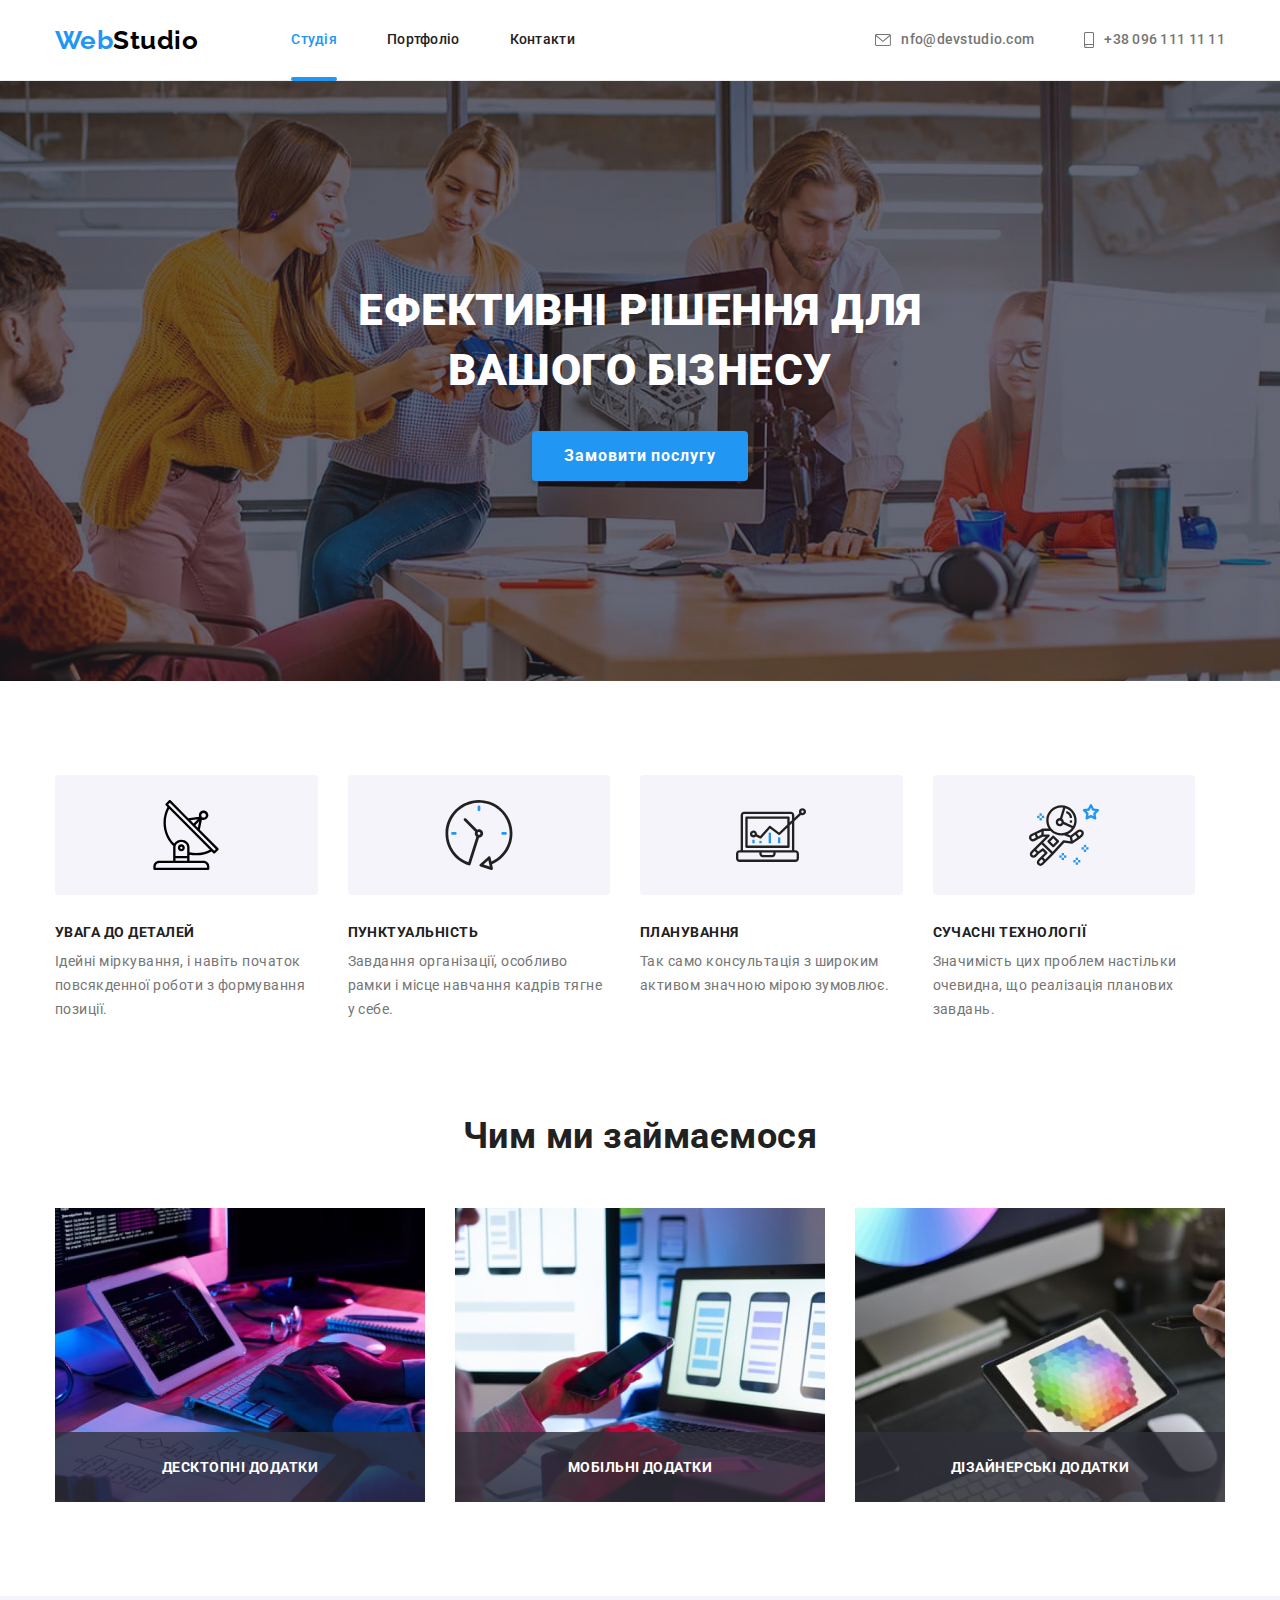
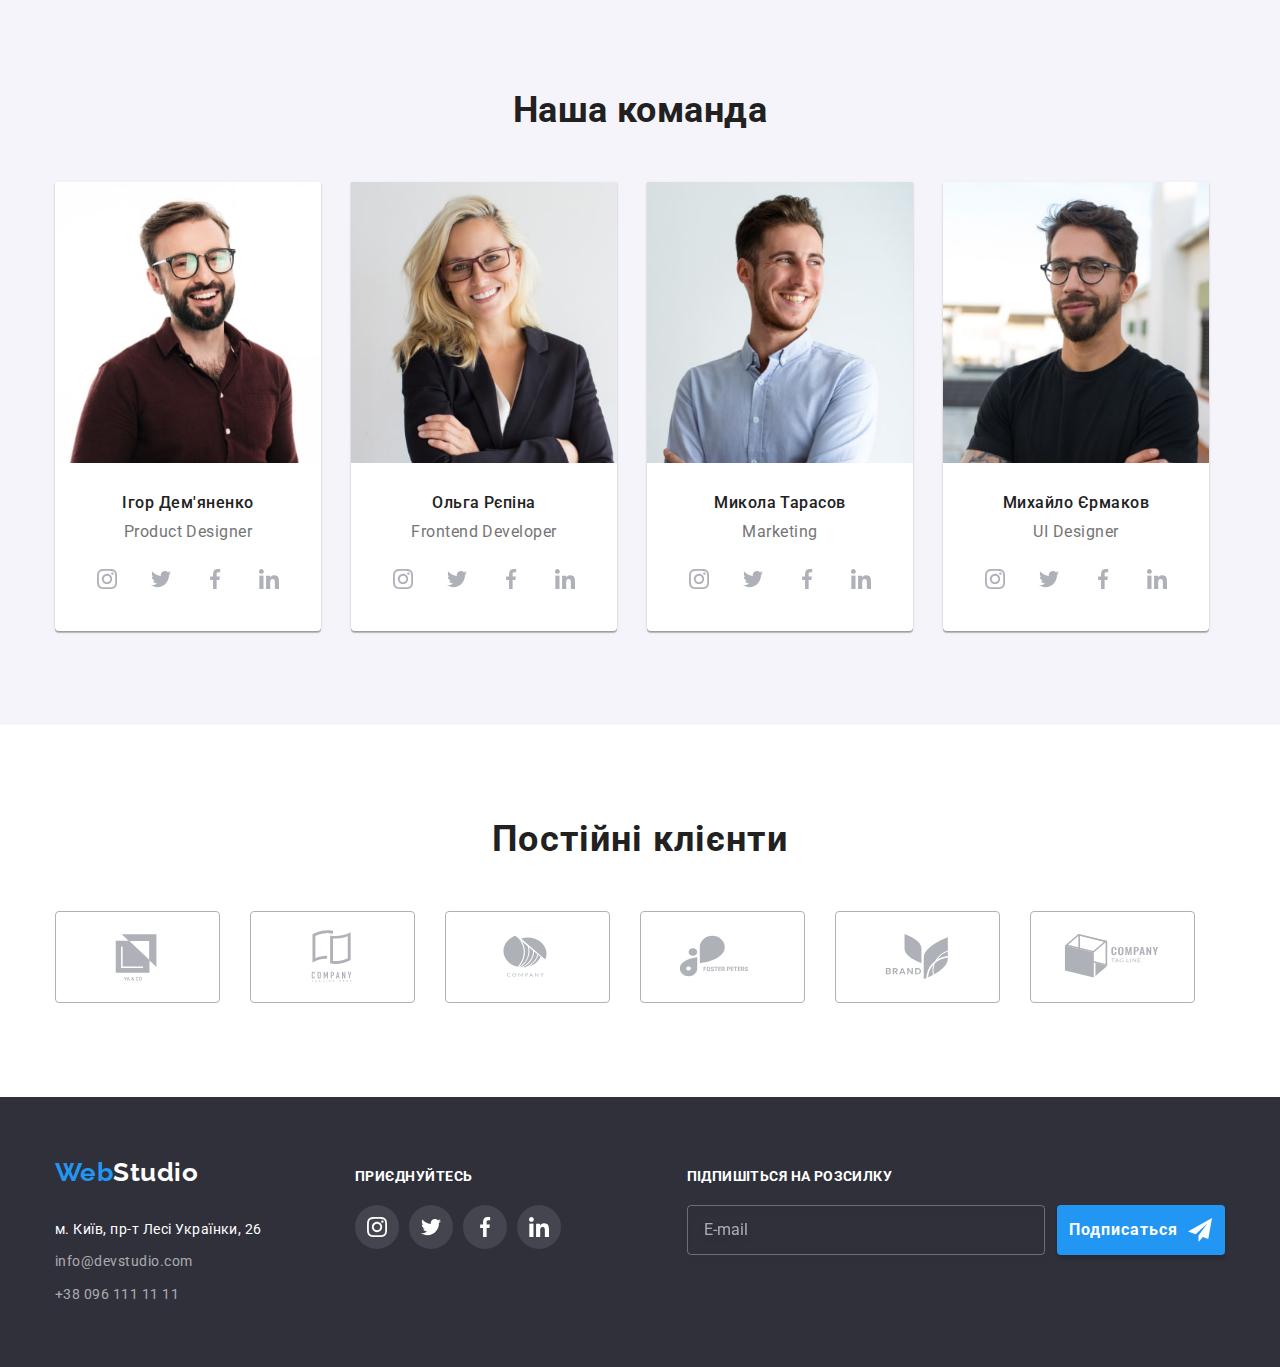
<file: index.html>
<!DOCTYPE html>
<html lang="uk">
    <head>
        <meta charset="UTF-8" />
        <meta http-equiv="X-UA-Compatible" content="IE=edge" />
        <meta name="viewport" content="width=device-width, initial-scale=1.0" />
        <link rel="preconnect" href="https://fonts.googleapis.com" />
        <link rel="preconnect" href="https://fonts.gstatic.com" crossorigin />
        <link
            href="https://fonts.googleapis.com/css2?family=Raleway:wght@700&family=Roboto:wght@400;500;700;900&display=swap"
            rel="stylesheet"
        />
        <link
            rel="stylesheet"
            href="https://cdnjs.cloudflare.com/ajax/libs/modern-normalize/1.0.0/modern-normalize.min.css"
        />

        <link rel="stylesheet" href="./css/main.css" />
        <title>Студія</title>
    </head>
    <body>
        <header class="header">
            <div class="container header__container">
                <a class="logo link" href="./index.html"
                    >Web<span class="logo--dark">Studio</span></a
                >
                <nav class="header__nav">
                    <ul class="header__nav-list list">
                        <li class="header__nav-item">
                            <a class="header__nav-link link current" href="./index.html">Студія</a>
                        </li>
                        <li class="header__nav-item">
                            <a class="header__nav-link link" href="./portfolio.html">Портфоліо</a>
                        </li>
                        <li class="header__nav-item">
                            <a class="header__nav-link link" href="">Контакти</a>
                        </li>
                    </ul>
                </nav>
                <ul class="header__contacts list">
                    <li class="header__contacts-item">
                        <a class="header__contacts-link link" href="mailto:info@devstudio.com">
                            <svg class="contacts__link-icon" width="16" height="12">
                                <use href="./images/sprite-icons.svg#icon-envelope"></use>
                            </svg>
                            nfo@devstudio.com
                        </a>
                    </li>
                    <li class="header__contacts-item">
                        <a class="header__contacts-link link" href="tel:+380961111111">
                            <svg class="contacts__link-icon" width="10" height="16">
                                <use href="./images/sprite-icons.svg#icon-smartphone"></use>
                            </svg>
                            +38 096 111 11 11
                        </a>
                    </li>
                </ul>
                <button data-menu-open class="btn-open-menu js-open-menu btn">
                    <svg class="icon-open-menu" width="24" height="16">
                        <use href="./images/sprite-icons.svg#icon-mob-menu"></use>
                    </svg>
                </button>
            </div>
            <div data-menu class="mobile-menu js-menu-container" id="mobile-menu">
                <button data-menu-close class="btn-close-menu js-close-menu btn">
                    <svg class="icon-close-menu" width="40" height="40 ">
                        <use href="./images/sprite-icons.svg#icon-close-black"></use>
                    </svg>
                </button>
                <ul class="mobile-menu__nav-list list">
                    <li class="mobile-menu__nav-item">
                        <a
                            class="mobile-menu__nav-link link mobile-menu__nav-link_current"
                            href="./index.html"
                            >Студія</a
                        >
                    </li>
                    <li class="mobile-menu__nav-item">
                        <a class="mobile-menu__nav-link link" href="./portfolio.html">Портфоліо</a>
                    </li>
                    <li class="mobile-menu__nav-item">
                        <a class="mobile-menu__nav-link link" href="">Контакти</a>
                    </li>
                </ul>
                <div class="mobile-menu__footer">
                    <ul class="mobile-menu__contacts-list list">
                        <li class="mobile-menu__contacts-item">
                            <a
                                class="mobile-menu__contacts-link mobile-menu__tel link"
                                href="tel:+380961111111"
                                >+38 096 111 11 11</a
                            >
                        </li>
                        <li class="mobile-menu__contacts-item">
                            <a
                                class="mobile-menu__contacts-link mobile-menu__email link"
                                href="mailto:info@devstudio.com"
                                >info@devstudio.com</a
                            >
                        </li>
                    </ul>
                    <ul class="mobile-menu__social-list list">
                        <li class="mobile-menu__social-item">
                            <a
                                class="mobile-menu__social-link link"
                                href="https://www.instagram.com/"
                                >Instagram</a
                            >
                        </li>
                        <li class="mobile-menu__social-item">
                            <a class="mobile-menu__social-link link" href="https://twitter.com/"
                                >Twitter</a
                            >
                        </li>
                        <li class="mobile-menu__social-item">
                            <a
                                class="mobile-menu__social-link link"
                                href="https://www.facebook.com/"
                                >Facebook</a
                            >
                        </li>
                        <li class="mobile-menu__social-item">
                            <a
                                class="mobile-menu__social-link link"
                                href="https://www.linkedin.com/"
                                >LinkedIn</a
                            >
                        </li>
                    </ul>
                </div>
            </div>
        </header>
        <main>
            <section class="section hero">
                <div class="container">
                    <h1 class="hero__title">Ефективні рішення для вашого бізнесу</h1>
                    <button class="hero__btn btn" type="button" data-modal-open>
                        Замовити послугу
                    </button>
                </div>
            </section>
            <section class="section advantages">
                <div class="container">
                    <h2 class="visually-hidden">Переваги</h2>
                    <ul class="advantages__list list">
                        <li class="advantages__item">
                            <div class="advantages__icon">
                                <svg width="70" height="70">
                                    <use href="./images/sprite-icons.svg#icon-antenna"></use>
                                </svg>
                            </div>
                            <h3 class="advantages__title title">Увага до деталей</h3>
                            <p class="advantages__text">
                                Ідейні міркування, і навіть початок повсякденної роботи з формування
                                позиції.
                            </p>
                        </li>
                        <li class="advantages__item">
                            <div class="advantages__icon">
                                <svg width="70" height="70">
                                    <use href="./images/sprite-icons.svg#icon-clock"></use>
                                </svg>
                            </div>
                            <h3 class="advantages__title title">Пунктуальність</h3>
                            <p class="advantages__text">
                                Завдання організації, особливо рамки і місце навчання кадрів тягне у
                                себе.
                            </p>
                        </li>
                        <li class="advantages__item">
                            <div class="advantages__icon">
                                <svg width="70" height="70">
                                    <use href="./images/sprite-icons.svg#icon-diagram"></use>
                                </svg>
                            </div>
                            <h3 class="advantages__title title">Планування</h3>
                            <p class="advantages__text">
                                Так само консультація з широким активом значною мірою зумовлює.
                            </p>
                        </li>
                        <li class="advantages__item">
                            <div class="advantages__icon">
                                <svg width="70" height="70">
                                    <use href="./images/sprite-icons.svg#icon-astronaut"></use>
                                </svg>
                            </div>
                            <h3 class="advantages__title title">Сучасні технології</h3>
                            <p class="advantages__text">
                                Значимість цих проблем настільки очевидна, що реалізація планових
                                завдань.
                            </p>
                        </li>
                    </ul>
                </div>
            </section>
            <section class="work section">
                <div class="container">
                    <h2 class="work__title title">Чим ми займаємося</h2>
                    <ul class="work__list list">
                        <li class="work__item">
                            <picture>
                                <source
                                    srcset="
                                        ./images/desktop/development.jpg    1x,
                                        ./images/desktop/development@2x.jpg 2x
                                    "
                                    media="(min-width: 1200px)"
                                />
                                <img
                                    class="work__logo"
                                    src="./images/development.jpg"
                                    alt="Разработка сайта"
                                />
                            </picture>
                            <div class="work__overlay">
                                <p class="work__subtitle">Десктопні додатки</p>
                            </div>
                        </li>
                        <li class="work__item">
                            <picture>
                                <source
                                    srcset="
                                        ./images/desktop/design.jpg    1x,
                                        ./images/desktop/design@2x.jpg 2x
                                    "
                                    media="(min-width: 1200px)"
                                />
                                <img
                                    class="work__logo"
                                    src="./images/design.jpg"
                                    alt="Дизайн сайта"
                                />
                            </picture>
                            <div class="work__overlay">
                                <p class="work__subtitle">Мобільні додатки</p>
                            </div>
                        </li>
                        <li class="work__item">
                            <picture>
                                <source
                                    srcset="
                                        ./images/desktop/color.jpg    1x,
                                        ./images/desktop/color@2x.jpg 2x
                                    "
                                    media="(min-width: 1200px)"
                                />
                                <img
                                    class="work__logo"
                                    src="./images/color.jpg"
                                    alt="Стиль сайта"
                                />
                            </picture>
                            <div class="work__overlay">
                                <p class="work__subtitle">Дізайнерські додатки</p>
                            </div>
                        </li>
                    </ul>
                </div>
            </section>
            <section class="team section">
                <div class="container">
                    <h2 class="team__title title">Наша команда</h2>
                    <ul class="team__list list">
                        <li class="team__item">
                            <picture>
                                <source
                                    srcset="
                                        ./images/mobile/igor.jpg    1x,
                                        ./images/mobile/igor@2x.jpg 2x
                                    "
                                    media="(max-width: 767px)"
                                />
                                <source
                                    srcset="
                                        ./images/tablet/igor.jpg    1x,
                                        ./images/tablet/igor@2x.jpg 2x
                                    "
                                    media="(min-width: 768px)"
                                />
                                <source
                                    srcset="
                                        ./images/desktop/igor.jpg    1x,
                                        ./images/desktop/igor@2x.jpg 2x
                                    "
                                    media="(min-width: 1200px)"
                                />
                                <img
                                    class="team__foto"
                                    src="./images/igor.jpg"
                                    alt="Бородатий хлопец в окулярах"
                                />
                            </picture>
                            <div class="team__description">
                                <h3 class="team__name title">Ігор Дем'яненко</h3>
                                <p class="team__text">Product Designer</p>
                                <ul class="list social__list">
                                    <li class="social__item">
                                        <a class="social__link link" href="">
                                            <svg class="social__icon" width="20" height="20">
                                                <use
                                                    href="./images/sprite-icons.svg#icon-instagram"
                                                ></use>
                                            </svg>
                                        </a>
                                    </li>
                                    <li class="social__item">
                                        <a class="social__link link" href="">
                                            <svg class="social__icon" width="20" height="20">
                                                <use
                                                    href="./images/sprite-icons.svg#icon-twitter"
                                                ></use>
                                            </svg>
                                        </a>
                                    </li>
                                    <li class="social__item">
                                        <a class="social__link link" href="">
                                            <svg class="social__icon" width="20" height="20">
                                                <use
                                                    href="./images/sprite-icons.svg#icon-facebook"
                                                ></use>
                                            </svg>
                                        </a>
                                    </li>
                                    <li class="social__item">
                                        <a class="social__link link" href="">
                                            <svg class="social__icon" width="20" height="20">
                                                <use
                                                    href="./images/sprite-icons.svg#icon-linkedin"
                                                ></use>
                                            </svg>
                                        </a>
                                    </li>
                                </ul>
                            </div>
                        </li>
                        <li class="team__item">
                            <picture>
                                <source
                                    srcset="
                                        ./images/mobile/olga.jpg    1x,
                                        ./images/mobile/olga@2x.jpg 2x
                                    "
                                    media="(max-width: 767px)"
                                />
                                <source
                                    srcset="
                                        ./images/tablet/olga.jpg    1x,
                                        ./images/tablet/olga@2x.jpg 2x
                                    "
                                    media="(min-width: 768px)"
                                />
                                <source
                                    srcset="
                                        ./images/desktop/olga.jpg    1x,
                                        ./images/desktop/olga@2x.jpg 2x
                                    "
                                    media="(min-width: 1200px)"
                                />
                                <img
                                    class="team__foto"
                                    src="./images/olga.jpg"
                                    alt="Блондинка в окулярах"
                                />
                            </picture>
                            <div class="team__description">
                                <h3 class="team__name title">Ольга Рєпіна</h3>
                                <p class="team__text">Frontend Developer</p>
                                <ul class="list social__list">
                                    <li class="social__item">
                                        <a class="social__link link" href="">
                                            <svg class="social__icon" width="20" height="20">
                                                <use
                                                    href="./images/sprite-icons.svg#icon-instagram"
                                                ></use>
                                            </svg>
                                        </a>
                                    </li>
                                    <li class="social__item">
                                        <a class="social__link link" href="">
                                            <svg class="social__icon" width="20" height="20">
                                                <use
                                                    href="./images/sprite-icons.svg#icon-twitter"
                                                ></use>
                                            </svg>
                                        </a>
                                    </li>
                                    <li class="social__item">
                                        <a class="social__link link" href="">
                                            <svg class="social__icon" width="20" height="20">
                                                <use
                                                    href="./images/sprite-icons.svg#icon-facebook"
                                                ></use>
                                            </svg>
                                        </a>
                                    </li>
                                    <li class="social__item">
                                        <a class="social__link link" href="">
                                            <svg class="social__icon" width="20" height="20">
                                                <use
                                                    href="./images/sprite-icons.svg#icon-linkedin"
                                                ></use>
                                            </svg>
                                        </a>
                                    </li>
                                </ul>
                            </div>
                        </li>
                        <li class="team__item">
                            <picture>
                                <source
                                    srcset="
                                        ./images/mobile/nikolay.jpg    1x,
                                        ./images/mobile/nikolay@2x.jpg 2x
                                    "
                                    media="(max-width: 767px)"
                                />
                                <source
                                    srcset="
                                        ./images/tablet/nikolay.jpg    1x,
                                        ./images/tablet/nikolay@2x.jpg 2x
                                    "
                                    media="(min-width: 768px)"
                                />
                                <source
                                    srcset="
                                        ./images/desktop/nikolay.jpg    1x,
                                        ./images/desktop/nikolay@2x.jpg 2x
                                    "
                                    media="(min-width: 1200px)"
                                />
                                <img
                                    class="team__foto"
                                    src="./images/nikolay.jpg"
                                    alt="Усміхаючий хлопец в світлій сорочці"
                                />
                            </picture>
                            <div class="team__description">
                                <h3 class="team__name title">Микола Тарасов</h3>
                                <p class="team__text">Marketing</p>
                                <ul class="list social__list">
                                    <li class="social__item">
                                        <a class="social__link link" href="">
                                            <svg class="social__icon" width="20" height="20">
                                                <use
                                                    href="./images/sprite-icons.svg#icon-instagram"
                                                ></use>
                                            </svg>
                                        </a>
                                    </li>
                                    <li class="social__item">
                                        <a class="social__link link" href="">
                                            <svg class="social__icon" width="20" height="20">
                                                <use
                                                    href="./images/sprite-icons.svg#icon-twitter"
                                                ></use>
                                            </svg>
                                        </a>
                                    </li>
                                    <li class="social__item">
                                        <a class="social__link link" href="">
                                            <svg class="social__icon" width="20" height="20">
                                                <use
                                                    href="./images/sprite-icons.svg#icon-facebook"
                                                ></use>
                                            </svg>
                                        </a>
                                    </li>
                                    <li class="social__item">
                                        <a class="social__link link" href="">
                                            <svg class="social__icon" width="20" height="20">
                                                <use
                                                    href="./images/sprite-icons.svg#icon-linkedin"
                                                ></use>
                                            </svg>
                                        </a>
                                    </li>
                                </ul>
                            </div>
                        </li>
                        <li class="team__item">
                            <picture>
                                <source
                                    srcset="
                                        ./images/mobile/michael.jpg    1x,
                                        ./images/mobile/michael@2x.jpg 2x
                                    "
                                    media="(max-width: 767px)"
                                />
                                <source
                                    srcset="
                                        ./images/tablet/michael.jpg    1x,
                                        ./images/tablet/michael@2x.jpg 2x
                                    "
                                    media="(min-width: 768px)"
                                />
                                <source
                                    srcset="
                                        ./images/desktop/michael.jpg    1x,
                                        ./images/desktop/michael@2x.jpg 2x
                                    "
                                    media="(min-width: 1200px)"
                                />
                                <img
                                    class="team__foto"
                                    src="./images/michael.jpg"
                                    alt="Бородатий брюнет в окулярах"
                                />
                            </picture>
                            <div class="team__description">
                                <h3 class="team__name title">Михайло Єрмаков</h3>
                                <p class="team__text">UI Designer</p>
                                <ul class="list social__list">
                                    <li class="social__item">
                                        <a class="social__link link" href="">
                                            <svg class="social__icon" width="20" height="20">
                                                <use
                                                    href="./images/sprite-icons.svg#icon-instagram"
                                                ></use>
                                            </svg>
                                        </a>
                                    </li>
                                    <li class="social__item">
                                        <a class="social__link link" href="">
                                            <svg class="social__icon" width="20" height="20">
                                                <use
                                                    href="./images/sprite-icons.svg#icon-twitter"
                                                ></use>
                                            </svg>
                                        </a>
                                    </li>
                                    <li class="social__item">
                                        <a class="social__link link" href="">
                                            <svg class="social__icon" width="20" height="20">
                                                <use
                                                    href="./images/sprite-icons.svg#icon-facebook"
                                                ></use>
                                            </svg>
                                        </a>
                                    </li>
                                    <li class="social__item">
                                        <a class="social__link link" href="">
                                            <svg class="social__icon" width="20" height="20">
                                                <use
                                                    href="./images/sprite-icons.svg#icon-linkedin"
                                                ></use>
                                            </svg>
                                        </a>
                                    </li>
                                </ul>
                            </div>
                        </li>
                    </ul>
                </div>
            </section>
            <section class="section clients">
                <div class="container">
                    <h2 class="clients__title">Постійні клієнти</h2>
                    <ul class="list clients__list">
                        <li class="clients__item">
                            <a href="" class="clients__link">
                                <svg class="clients__icon" width="106" height="60">
                                    <use href="./images/sprite-icons.svg#icon-client1"></use>
                                </svg>
                            </a>
                        </li>
                        <li class="clients__item">
                            <a href="" class="clients__link">
                                <svg class="clients__icon" width="106" height="60">
                                    <use href="./images/sprite-icons.svg#icon-client2"></use>
                                </svg>
                            </a>
                        </li>
                        <li class="clients__item">
                            <a href="" class="clients__link">
                                <svg class="clients__icon" width="106" height="60">
                                    <use href="./images/sprite-icons.svg#icon-client3"></use>
                                </svg>
                            </a>
                        </li>
                        <li class="clients__item">
                            <a href="" class="clients__link">
                                <svg class="clients__icon" width="106" height="60">
                                    <use href="./images/sprite-icons.svg#icon-client4"></use>
                                </svg>
                            </a>
                        </li>
                        <li class="clients__item">
                            <a href="" class="clients__link">
                                <svg class="clients__icon" width="106" height="60">
                                    <use href="./images/sprite-icons.svg#icon-client5"></use>
                                </svg>
                            </a>
                        </li>
                        <li class="clients__item">
                            <a href="" class="clients__link">
                                <svg class="clients__icon" width="106" height="60">
                                    <use href="./images/sprite-icons.svg#icon-client6"></use>
                                </svg>
                            </a>
                        </li>
                    </ul>
                </div>
            </section>
        </main>
        <footer class="footer">
            <div class="container footer__container">
                <div class="footer_wrapper">
                    <div class="footer__contacts">
                        <a class="logo link" href="./index.html"
                            >Web<span class="logo--light">Studio</span></a
                        >
                        <address class="footer__address">
                            <ul class="footer__list list">
                                <li class="footer__item">
                                    <a
                                        class="footer__address-text link"
                                        href="https://goo.gl/maps/CPtrU1FHBa2aNyZL9"
                                        target="_blank"
                                        rel="noopener noreferrer nofollow"
                                        >м. Київ, пр-т Лесі Українки, 26</a
                                    >
                                </li>
                                <li class="footer__item">
                                    <a class="footer__link link" href="mailto:info@devstudio.com"
                                        >info@devstudio.com</a
                                    >
                                </li>
                                <li class="footer__item">
                                    <a class="footer__link link" href="tel:+380961111111"
                                        >+38 096 111 11 11</a
                                    >
                                </li>
                            </ul>
                        </address>
                    </div>
                    <div class="footer__social">
                        <h2 class="footer__social-title">Приєднуйтесь</h2>
                        <ul class="list social__list">
                            <li class="social__item">
                                <a class="social__link link" href="">
                                    <svg class="social__icon" width="20" height="20">
                                        <use href="./images/sprite-icons.svg#icon-instagram"></use>
                                    </svg>
                                </a>
                            </li>
                            <li class="social__item">
                                <a class="social__link link" href="">
                                    <svg class="social__icon" width="20" height="20">
                                        <use href="./images/sprite-icons.svg#icon-twitter"></use>
                                    </svg>
                                </a>
                            </li>
                            <li class="social__item">
                                <a class="social__link link" href="">
                                    <svg class="social__icon" width="20" height="20">
                                        <use href="./images/sprite-icons.svg#icon-facebook"></use>
                                    </svg>
                                </a>
                            </li>
                            <li class="social__item">
                                <a class="social__link link" href="">
                                    <svg class="social__icon" width="20" height="20">
                                        <use href="./images/sprite-icons.svg#icon-linkedin"></use>
                                    </svg>
                                </a>
                            </li>
                        </ul>
                    </div>
                </div>
                <div class="form-wrapper">
                    <p class="form-title">Підпишіться на розсилку</p>
                    <form action="" class="footer__form">
                        <label for="user-email" class="footer__label visually-hidden">Email</label>
                        <input
                            class="footer__input"
                            type="email"
                            name="email"
                            id="user-email"
                            placeholder="E-mail"
                        />
                        <button type="submit" class="footer__btn btn">
                            Подписаться
                            <svg class="footer__btn-icon" width="24" height="24">
                                <use href="./images/sprite-icons.svg#icon-send"></use>
                            </svg>
                        </button>
                    </form>
                </div>
            </div>
        </footer>
        <div class="backdrop is-hidden" data-modal>
            <div class="modal">
                <button class="btn-close btn" type="button" data-modal-close>
                    <svg width="18" height="18">
                        <use href="./images/sprite-icons.svg#icon-close-black"></use>
                    </svg>
                </button>
                <form class="modal__form" action="">
                    <p class="modal__form-title title">Залиште свої дані, ми вам передзвонимо</p>
                    <label class="modal__form-text" for="name">Ім'я</label>
                    <div class="modal__input-container">
                        <input class="modal__input" type="text" name="name" id="name" />
                        <svg class="modal__input-icon" width="18" height="18">
                            <use href="./images/sprite-icons.svg#icon-person-black"></use>
                        </svg>
                    </div>
                    <label class="modal__form-text" for="tel">Телефон</label>
                    <div class="modal__input-container">
                        <input class="modal__input" type="tel" name="tel" id="tel" />
                        <svg class="modal__input-icon" width="18" height="18">
                            <use href="./images/sprite-icons.svg#icon-phone-black"></use>
                        </svg>
                    </div>
                    <label class="modal__form-text" for="email">Пошта</label>
                    <div class="modal__input-container">
                        <input class="modal__input" type="email" name="email" id="email" />
                        <svg class="modal__input-icon" width="18" height="18">
                            <use href="./images/sprite-icons.svg#icon-email-black"></use>
                        </svg>
                    </div>
                    <label class="modal__form-text" for="comment">Коментар</label>
                    <textarea
                        class="modal__comments modal__input"
                        name="comment"
                        id="comment"
                        placeholder="Введіть текст"
                    ></textarea>
                    <label class="modal__terms-text" for="terms">
                        <input
                            class="input-checkbox visually-hidden"
                            type="checkbox"
                            name="agreement"
                            id="terms"
                            value="agreement"
                        />
                        <span class="custom__checkbox">
                            <svg width="11" height="8">
                                <use href="./images/sprite-icons.svg#icon-vector"></use>
                            </svg>
                        </span>
                        Погоджуюся з розсилкою та приймаю
                        <a href="#" class="modal__terms-text-accent">Умови договору</a>
                    </label>
                    <button class="btn modal__form-btn">Відправити</button>
                </form>
            </div>
        </div>
        <script src="./js/modal.js"></script>
        <script src="./js/mobile-menu.js"></script>
    </body>
</html>
</file>
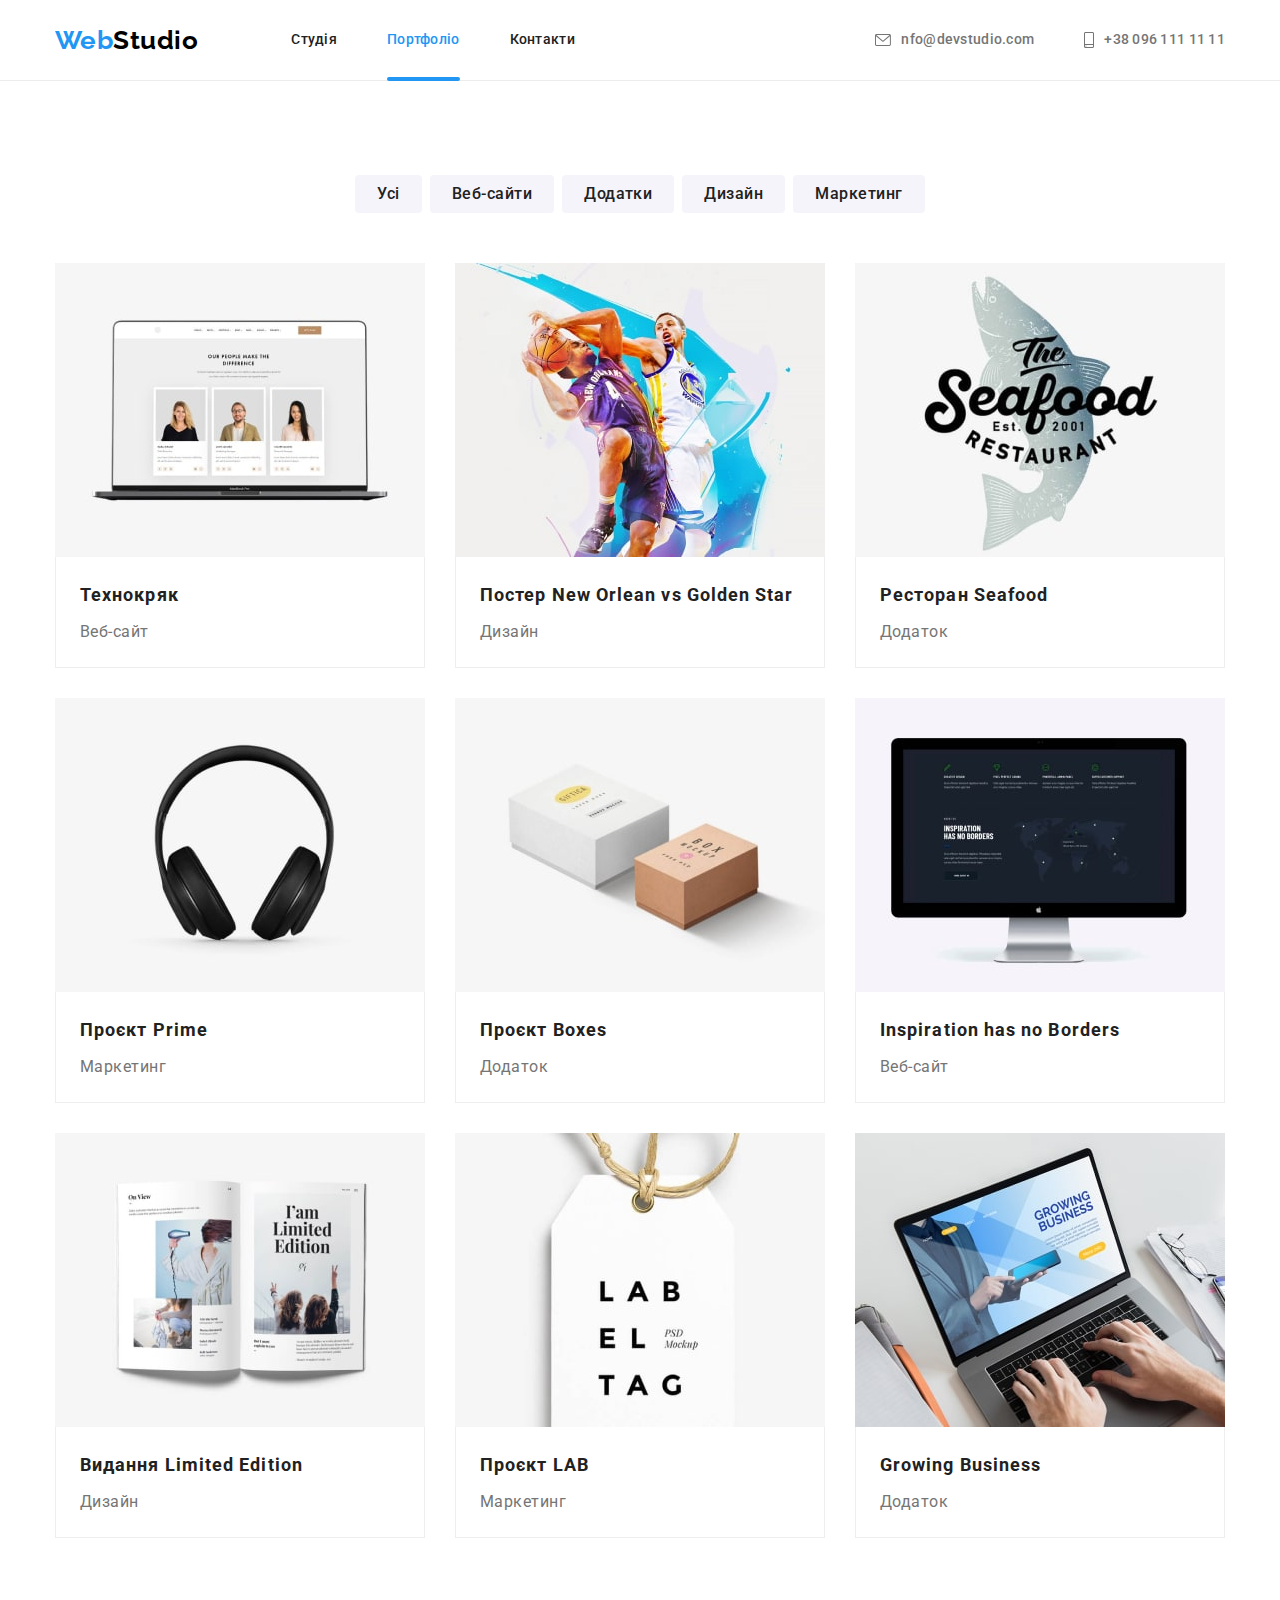
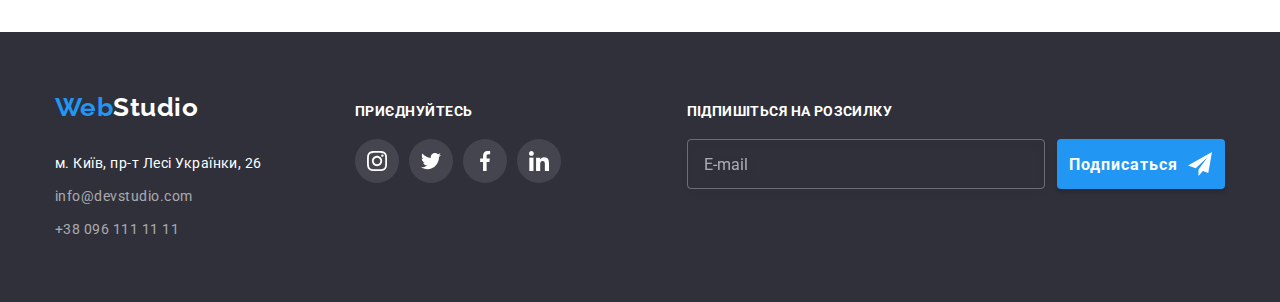
<file: portfolio.html>
<!DOCTYPE html>
<html lang="uk">
    <head>
        <meta charset="UTF-8" />
        <meta http-equiv="X-UA-Compatible" content="IE=edge" />
        <meta name="viewport" content="width=device-width, initial-scale=1.0" />
        <link rel="preconnect" href="https://fonts.googleapis.com" />
        <link rel="preconnect" href="https://fonts.gstatic.com" crossorigin />
        <link
            href="https://fonts.googleapis.com/css2?family=Raleway:wght@700&family=Roboto:wght@400;500;700;900&display=swap"
            rel="stylesheet"
        />
        <link
            rel="stylesheet"
            href="https://cdnjs.cloudflare.com/ajax/libs/modern-normalize/1.0.0/modern-normalize.min.css"
        />
        <link rel="stylesheet" href="./css/main.min.css" />
        <title>Portfolio</title>
    </head>
    <body>
        <header class="header">
            <div class="container header__container">
                <a class="logo link" href="./index.html"
                    >Web<span class="logo--dark">Studio</span></a
                >
                <nav class="header__nav">
                    <ul class="header__nav-list list">
                        <li class="header__nav-item">
                            <a class="header__nav-link link" href="./index.html">Студія</a>
                        </li>
                        <li class="header__nav-item">
                            <a class="header__nav-link link current" href="./portfolio.html"
                                >Портфоліо</a
                            >
                        </li>
                        <li class="header__nav-item">
                            <a class="header__nav-link link" href="">Контакти</a>
                        </li>
                    </ul>
                </nav>
                <ul class="header__contacts list">
                    <li class="header__contacts-item">
                        <a class="header__contacts-link link" href="mailto:info@devstudio.com">
                            <svg class="contacts__link-icon" width="16" height="12">
                                <use href="./images/sprite-icons.svg#icon-envelope"></use>
                            </svg>
                            nfo@devstudio.com
                        </a>
                    </li>
                    <li class="header__contacts-item">
                        <a class="header__contacts-link link" href="tel:+380961111111">
                            <svg class="contacts__link-icon" width="10" height="16">
                                <use href="./images/sprite-icons.svg#icon-smartphone"></use>
                            </svg>
                            +38 096 111 11 11
                        </a>
                    </li>
                </ul>
                <button data-menu-open class="btn-open-menu js-open-menu btn">
                    <svg class="icon-open-menu" width="24" height="16">
                        <use href="./images/sprite-icons.svg#icon-mob-menu"></use>
                    </svg>
                </button>
            </div>
            <div data-menu class="mobile-menu js-menu-container" id="mobile-menu">
                <button data-menu-close class="btn-close-menu js-close-menu btn">
                    <svg class="icon-close-menu" width="18" height="18">
                        <use href="./images/sprite-icons.svg#icon-close-black"></use>
                    </svg>
                </button>
                <ul class="mobile-menu__nav-list list">
                    <li class="mobile-menu__nav-item">
                        <a
                            class="mobile-menu__nav-link link mobile-menu__nav-link_current"
                            href="./index.html"
                            >Студія</a
                        >
                    </li>
                    <li class="mobile-menu__nav-item">
                        <a class="mobile-menu__nav-link link" href="./portfolio.html">Портфоліо</a>
                    </li>
                    <li class="mobile-menu__nav-item">
                        <a class="mobile-menu__nav-link link" href="">Контакти</a>
                    </li>
                </ul>
                <div class="mobile-menu__footer">
                    <ul class="mobile-menu__contacts-list list">
                        <li class="mobile-menu__contacts-item">
                            <a
                                class="mobile-menu__contacts-link mobile-menu__tel link"
                                href="tel:+380961111111"
                                >+38 096 111 11 11</a
                            >
                        </li>
                        <li class="mobile-menu__contacts-item">
                            <a
                                class="mobile-menu__contacts-link mobile-menu__email link"
                                href="mailto:info@devstudio.com"
                                >info@devstudio.com</a
                            >
                        </li>
                    </ul>
                    <ul class="mobile-menu__social-list list">
                        <li class="mobile-menu__social-item">
                            <a
                                class="mobile-menu__social-link link"
                                href="https://www.instagram.com/"
                                >Instagram</a
                            >
                        </li>
                        <li class="mobile-menu__social-item">
                            <a class="mobile-menu__social-link link" href="https://twitter.com/"
                                >Twitter</a
                            >
                        </li>
                        <li class="mobile-menu__social-item">
                            <a
                                class="mobile-menu__social-link link"
                                href="https://www.facebook.com/"
                                >Facebook</a
                            >
                        </li>
                        <li class="mobile-menu__social-item">
                            <a
                                class="mobile-menu__social-link link"
                                href="https://www.linkedin.com/"
                                >LinkedIn</a
                            >
                        </li>
                    </ul>
                </div>
            </div>
        </header>
        <main>
            <section class="project section">
                <div class="container">
                    <h1 hidden>Наші проекти</h1>
                    <ul class="projects__filter list">
                        <li class="projects__filter-item">
                            <button class="projects__btn btn" type="button">Усі</button>
                        </li>
                        <li class="projects__filter-item">
                            <button class="projects__btn btn" type="button">Веб-сайти</button>
                        </li>
                        <li class="projects__filter-item">
                            <button class="projects__btn btn" type="button">Додатки</button>
                        </li>
                        <li class="projects__filter-item">
                            <button class="projects__btn btn" type="button">Дизайн</button>
                        </li>
                        <li class="projects__filter-item">
                            <button class="projects__btn btn" type="button">Маркетинг</button>
                        </li>
                    </ul>
                    <ul class="projects__list list">
                        <li class="projects__item">
                            <a
                                class="projects__link link"
                                href=""
                                target="_blank"
                                rel="noopener noreferrer nofollow"
                            >
                                <div class="project__overlay-container">
                                    <picture>
                                        <source
                                            srcset="
                                                ./images/mobile/img1.jpg    1x,
                                                ./images/mobile/img1@2x.jpg 2x
                                            "
                                            media="(max-width: 767px)"
                                        />
                                        <source
                                            srcset="
                                                ./images/tablet/img1.jpg    1x,
                                                ./images/tablet/img1@2x.jpg 2x
                                            "
                                            media="(min-width: 768px) and (max-width: 1199px)"
                                        />
                                        <source
                                            srcset="
                                                ./images/desktop/img1.jpg    1x,
                                                ./images/desktop/img1@2x.jpg 2x
                                            "
                                            media="(min-width: 1200px)"
                                        />
                                        <img
                                            class="project__img"
                                            src="./images/portfolio/img-1.jpg"
                                            alt="Ноутбук"
                                        />
                                    </picture>
                                    <div class="project__overlay">
                                        <p class="project__overlay-text">
                                            Ресурс пропонує комплексні пропозиції з різним рівнем
                                            функціоналу та сервісів. Все це дозволить відвідувачу
                                            отримати вичерпні відомості про компанію чи приватну
                                            особу.
                                        </p>
                                    </div>
                                </div>
                                <div class="projects__description">
                                    <h2 class="projects__title title">Технокряк</h2>
                                    <p class="projects__text">Веб-сайт</p>
                                </div>
                            </a>
                        </li>
                        <li class="projects__item">
                            <a
                                class="projects__link link"
                                href=""
                                target="_blank"
                                rel="noopener noreferrer nofollow"
                            >
                                <div class="project__overlay-container">
                                    <picture>
                                        <source
                                            srcset="
                                                ./images/mobile/img2.jpg    1x,
                                                ./images/mobile/img2@2x.jpg 2x
                                            "
                                            media="(max-width: 767px)"
                                        />
                                        <source
                                            srcset="
                                                ./images/tablet/img2.jpg    1x,
                                                ./images/tablet/img2@2x.jpg 2x
                                            "
                                            media="(min-width: 768px) and (max-width: 1199px)"
                                        />
                                        <source
                                            srcset="
                                                ./images/desktop/img2.jpg    1x,
                                                ./images/desktop/img2@2x.jpg 2x
                                            "
                                            media="(min-width: 1200px)"
                                        />
                                        <img
                                            class="projects__img"
                                            src="./images/portfolio/img-2.jpg"
                                            alt="Два баскетболісти НБА"
                                        />
                                    </picture>
                                    <div class="project__overlay">
                                        <p class="project__overlay-text">
                                            Ресурс пропонує комплексні пропозиції з різним рівнем
                                            функціоналу та сервісів. Все це дозволить відвідувачу
                                            отримати вичерпні відомості про компанію чи приватну
                                            особу.
                                        </p>
                                    </div>
                                </div>
                                <div class="projects__description">
                                    <h2 class="projects__title title">
                                        Постер New Orlean vs Golden Star
                                    </h2>
                                    <p class="projects__text">Дизайн</p>
                                </div>
                            </a>
                        </li>
                        <li class="projects__item">
                            <a
                                class="projects__link link"
                                href=""
                                target="_blank"
                                rel="noopener noreferrer nofollow"
                            >
                                <div class="project__overlay-container">
                                    <picture>
                                        <source
                                            srcset="
                                                ./images/mobile/img3.jpg    1x,
                                                ./images/mobile/img3@2x.jpg 2x
                                            "
                                            media="(max-width: 767px)"
                                        />
                                        <source
                                            srcset="
                                                ./images/tablet/img3.jpg    1x,
                                                ./images/tablet/img3@2x.jpg 2x
                                            "
                                            media="(min-width: 768px) and (max-width: 1199px)"
                                        />
                                        <source
                                            srcset="
                                                ./images/desktop/img3.jpg    1x,
                                                ./images/desktop/img3@2x.jpg 2x
                                            "
                                            media="(min-width: 1200px)"
                                        />
                                        <img
                                            class="project__img"
                                            src="./images/portfolio/img-3.jpg"
                                            alt="Логотіп ресторану море продуктів"
                                        />
                                    </picture>
                                    <div class="project__overlay">
                                        <p class="project__overlay-text">
                                            Ресурс пропонує комплексні пропозиції з різним рівнем
                                            функціоналу та сервісів. Все це дозволить відвідувачу
                                            отримати вичерпні відомості про компанію чи приватну
                                            особу.
                                        </p>
                                    </div>
                                </div>
                                <div class="projects__description">
                                    <h2 class="projects__title title">Ресторан Seafood</h2>
                                    <p class="projects__text">Додаток</p>
                                </div>
                            </a>
                        </li>
                        <li class="projects__item">
                            <a
                                class="projects__link link"
                                href=""
                                target="_blank"
                                rel="noopener noreferrer nofollow"
                            >
                                <div class="project__overlay-container">
                                    <picture>
                                        <source
                                            srcset="
                                                ./images/mobile/img4.jpg    1x,
                                                ./images/mobile/img4@2x.jpg 2x
                                            "
                                            media="(max-width: 767px)"
                                        />
                                        <source
                                            srcset="
                                                ./images/tablet/img4.jpg    1x,
                                                ./images/tablet/img4@2x.jpg 2x
                                            "
                                            media="(min-width: 768px) and (max-width: 1199px)"
                                        />
                                        <source
                                            srcset="
                                                ./images/desktop/img4.jpg    1x,
                                                ./images/desktop/img4@2x.jpg 2x
                                            "
                                            media="(min-width: 1200px)"
                                        />
                                        <img
                                            class="project__img"
                                            src="./images/portfolio/img-4.jpg"
                                            alt="Навушники"
                                        />
                                    </picture>
                                    <div class="project__overlay">
                                        <p class="project__overlay-text">
                                            Ресурс пропонує комплексні пропозиції з різним рівнем
                                            функціоналу та сервісів. Все це дозволить відвідувачу
                                            отримати вичерпні відомості про компанію чи приватну
                                            особу.
                                        </p>
                                    </div>
                                </div>
                                <div class="projects__description">
                                    <h2 class="projects__title title">Проєкт Prime</h2>
                                    <p class="projects__text">Маркетинг</p>
                                </div>
                            </a>
                        </li>
                        <li class="projects__item">
                            <a
                                class="projects__link link"
                                href=""
                                target="_blank"
                                rel="noopener noreferrer nofollow"
                            >
                                <div class="project__overlay-container">
                                    <picture>
                                        <source
                                            srcset="
                                                ./images/mobile/img5.jpg    1x,
                                                ./images/mobile/img5@2x.jpg 2x
                                            "
                                            media="(max-width: 767px)"
                                        />
                                        <source
                                            srcset="
                                                ./images/tablet/img5.jpg    1x,
                                                ./images/tablet/img5@2x.jpg 2x
                                            "
                                            media="(min-width: 768px) and (max-width: 1199px)"
                                        />
                                        <source
                                            srcset="
                                                ./images/desktop/img5.jpg    1x,
                                                ./images/desktop/img5@2x.jpg 2x
                                            "
                                            media="(min-width: 1200px)"
                                        />
                                        <img
                                            class="project__img"
                                            src="./images/portfolio/img-5.jpg"
                                            alt="Коробки"
                                        />
                                    </picture>
                                    <div class="project__overlay">
                                        <p class="project__overlay-text">
                                            Ресурс пропонує комплексні пропозиції з різним рівнем
                                            функціоналу та сервісів. Все це дозволить відвідувачу
                                            отримати вичерпні відомості про компанію чи приватну
                                            особу.
                                        </p>
                                    </div>
                                </div>
                                <div class="projects__description">
                                    <h2 class="projects__title title">Проєкт Boxes</h2>
                                    <p class="projects__text">Додаток</p>
                                </div>
                            </a>
                        </li>
                        <li class="projects__item">
                            <a
                                class="projects__link link"
                                href=""
                                target="_blank"
                                rel="noopener noreferrer nofollow"
                            >
                                <div class="project__overlay-container">
                                    <picture>
                                        <source
                                            srcset="
                                                ./images/mobile/img6.jpg    1x,
                                                ./images/mobile/img6@2x.jpg 2x
                                            "
                                            media="(max-width: 767px)"
                                        />
                                        <source
                                            srcset="
                                                ./images/tablet/img6.jpg    1x,
                                                ./images/tablet/img6@2x.jpg 2x
                                            "
                                            media="(min-width: 768px) and (max-width: 1199px)"
                                        />
                                        <source
                                            srcset="
                                                ./images/desktop/img6.jpg    1x,
                                                ./images/desktop/img6@2x.jpg 2x
                                            "
                                            media="(min-width: 1200px)"
                                        />
                                        <img
                                            class="project__img"
                                            src="./images/portfolio/img-6.jpg"
                                            alt="Монітор"
                                        />
                                    </picture>
                                    <div class="project__overlay">
                                        <p class="project__overlay-text">
                                            Ресурс пропонує комплексні пропозиції з різним рівнем
                                            функціоналу та сервісів. Все це дозволить відвідувачу
                                            отримати вичерпні відомості про компанію чи приватну
                                            особу.
                                        </p>
                                    </div>
                                </div>
                                <div class="projects__description">
                                    <h2 class="projects__title title">
                                        Inspiration has no Borders
                                    </h2>
                                    <p class="projects__text">Веб-сайт</p>
                                </div>
                            </a>
                        </li>
                        <li class="projects__item">
                            <a
                                class="projects__link link"
                                href=""
                                target="_blank"
                                rel="noopener noreferrer nofollow"
                            >
                                <div class="project__overlay-container">
                                    <picture>
                                        <source
                                            srcset="
                                                ./images/mobile/img7.jpg    1x,
                                                ./images/mobile/img7@2x.jpg 2x
                                            "
                                            media="(max-width: 767px)"
                                        />
                                        <source
                                            srcset="
                                                ./images/tablet/img7.jpg    1x,
                                                ./images/tablet/img7@2x.jpg 2x
                                            "
                                            media="(min-width: 768px) and (max-width: 1199px)"
                                        />
                                        <source
                                            srcset="
                                                ./images/desktop/img7.jpg    1x,
                                                ./images/desktop/img7@2x.jpg 2x
                                            "
                                            media="(min-width: 1200px)"
                                        />
                                        <img
                                            class="project__img"
                                            src="./images/portfolio/img-7.jpg"
                                            alt="Книга"
                                        />
                                    </picture>
                                    <div class="project__overlay">
                                        <p class="project__overlay-text">
                                            Ресурс пропонує комплексні пропозиції з різним рівнем
                                            функціоналу та сервісів. Все це дозволить відвідувачу
                                            отримати вичерпні відомості про компанію чи приватну
                                            особу.
                                        </p>
                                    </div>
                                </div>
                                <div class="projects__description">
                                    <h2 class="projects__title title">Видання Limited Edition</h2>
                                    <p class="projects__text">Дизайн</p>
                                </div>
                            </a>
                        </li>
                        <li class="projects__item">
                            <a
                                class="projects__link link"
                                href=""
                                target="_blank"
                                rel="noopener noreferrer nofollow"
                            >
                                <div class="project__overlay-container">
                                    <picture>
                                        <source
                                            srcset="
                                                ./images/mobile/img8.jpg    1x,
                                                ./images/mobile/img8@2x.jpg 2x
                                            "
                                            media="(max-width: 767px)"
                                        />
                                        <source
                                            srcset="
                                                ./images/tablet/img8.jpg    1x,
                                                ./images/tablet/img8@2x.jpg 2x
                                            "
                                            media="(min-width: 768px) and (max-width: 1199px)"
                                        />
                                        <source
                                            srcset="
                                                ./images/desktop/img8.jpg    1x,
                                                ./images/desktop/img8@2x.jpg 2x
                                            "
                                            media="(min-width: 1200px)"
                                        />
                                        <img
                                            class="project__img"
                                            src="./images/portfolio/img-8.jpg"
                                            alt="Голотіп бібліотеки"
                                        />
                                    </picture>
                                    <div class="project__overlay">
                                        <p class="project__overlay-text">
                                            Ресурс пропонує комплексні пропозиції з різним рівнем
                                            функціоналу та сервісів. Все це дозволить відвідувачу
                                            отримати вичерпні відомості про компанію чи приватну
                                            особу.
                                        </p>
                                    </div>
                                </div>
                                <div class="projects__description">
                                    <h2 class="projects__title title">Проєкт LAB</h2>
                                    <p class="projects__text">Маркетинг</p>
                                </div>
                            </a>
                        </li>
                        <li class="projects__item">
                            <a
                                class="projects__link link"
                                href=""
                                target="_blank"
                                rel="noopener noreferrer nofollow"
                            >
                                <div class="project__overlay-container">
                                    <picture>
                                        <source
                                            srcset="
                                                ./images/mobile/img9.jpg    1x,
                                                ./images/mobile/img9@2x.jpg 2x
                                            "
                                            media="(max-width: 767px)"
                                        />
                                        <source
                                            srcset="
                                                ./images/tablet/img9.jpg    1x,
                                                ./images/tablet/img9@2x.jpg 2x
                                            "
                                            media="(min-width: 768px) and (max-width: 1199px)"
                                        />
                                        <source
                                            srcset="
                                                ./images/desktop/img9.jpg    1x,
                                                ./images/desktop/img9@2x.jpg 2x
                                            "
                                            media="(min-width: 1200px)"
                                        />
                                        <img
                                            class="project__img"
                                            src="./images/portfolio/img-9.jpg"
                                            alt="Робота за ноутбуком"
                                        />
                                    </picture>
                                    <div class="project__overlay">
                                        <p class="project__overlay-text">
                                            Ресурс пропонує комплексні пропозиції з різним рівнем
                                            функціоналу та сервісів. Все це дозволить відвідувачу
                                            отримати вичерпні відомості про компанію чи приватну
                                            особу.
                                        </p>
                                    </div>
                                </div>
                                <div class="projects__description">
                                    <h2 class="projects__title title">Growing Business</h2>
                                    <p class="projects__text">Додаток</p>
                                </div>
                            </a>
                        </li>
                    </ul>
                </div>
            </section>
        </main>
        <footer class="footer">
            <div class="container footer__container">
                <div class="footer_wrapper">
                    <div class="footer__contacts">
                        <a class="logo link" href="./index.html"
                            >Web<span class="logo--light">Studio</span></a
                        >
                        <address class="footer__address">
                            <ul class="footer__list list">
                                <li class="footer__item">
                                    <a
                                        class="footer__address-text link"
                                        href="https://goo.gl/maps/CPtrU1FHBa2aNyZL9"
                                        target="_blank"
                                        rel="noopener noreferrer nofollow"
                                        >м. Київ, пр-т Лесі Українки, 26</a
                                    >
                                </li>
                                <li class="footer__item">
                                    <a class="footer__link link" href="mailto:info@devstudio.com"
                                        >info@devstudio.com</a
                                    >
                                </li>
                                <li class="footer__item">
                                    <a class="footer__link link" href="tel:+380961111111"
                                        >+38 096 111 11 11</a
                                    >
                                </li>
                            </ul>
                        </address>
                    </div>
                    <div class="footer__social">
                        <h2 class="footer__social-title">Приєднуйтесь</h2>
                        <ul class="list social__list">
                            <li class="social__item">
                                <a class="social__link link" href="">
                                    <svg class="social__icon" width="20" height="20">
                                        <use href="./images/sprite-icons.svg#icon-instagram"></use>
                                    </svg>
                                </a>
                            </li>
                            <li class="social__item">
                                <a class="social__link link" href="">
                                    <svg class="social__icon" width="20" height="20">
                                        <use href="./images/sprite-icons.svg#icon-twitter"></use>
                                    </svg>
                                </a>
                            </li>
                            <li class="social__item">
                                <a class="social__link link" href="">
                                    <svg class="social__icon" width="20" height="20">
                                        <use href="./images/sprite-icons.svg#icon-facebook"></use>
                                    </svg>
                                </a>
                            </li>
                            <li class="social__item">
                                <a class="social__link link" href="">
                                    <svg class="social__icon" width="20" height="20">
                                        <use href="./images/sprite-icons.svg#icon-linkedin"></use>
                                    </svg>
                                </a>
                            </li>
                        </ul>
                    </div>
                </div>
                <div class="form-wrapper">
                    <p class="form-title">Підпишіться на розсилку</p>
                    <form action="" class="footer__form">
                        <label for="user-email" class="footer__label visually-hidden">Email</label>
                        <input
                            class="footer__input"
                            type="email"
                            name="email"
                            id="user-email"
                            placeholder="E-mail"
                        />
                        <button type="submit" class="footer__btn btn">
                            Подписаться
                            <svg class="footer__btn-icon" width="24" height="24">
                                <use href="./images/sprite-icons.svg#icon-send"></use>
                            </svg>
                        </button>
                    </form>
                </div>
            </div>
        </footer>
        <script src="./js/mobile-menu.js"></script>
    </body>
</html>
</file>
<file: css/main.css>
:root {
  --title-color: #212121;
  --text-color: #757575;
  --secondary-color: #ffffff;
  --accent-color: #2196f3;
  --header-logo: #000000;
  --footer-logo: #ffffff;
  --primary-background-color: #ffffff;
  --secondary-background-color: #2f303a;
  --team-background-color: #f5f4fa;
  --footer__link-color: rgba(255, 255, 255, 0.6);
  --hero-hover-btn-color: #188ce8;
  --project-btn-bg-color: #f5f4fa;
  --social__icon-color: #AFB1B8;
  --footer-bg-social__link: rgba(255, 255, 255, 0.1);
  --duration: 250ms;
  --timing-func: cubic-bezier(0.4, 0, 0.2, 1);
}

body {
  font-family: "Roboto", sans-serif;
  letter-spacing: 0.03em;
  color: var(--text-color);
  background-color: var(--primary-background-color);
}

p,
h1,
h2,
h3,
h4,
h5,
h6 {
  margin: 0;
}

ul {
  margin: 0;
  padding-left: 0;
}

img {
  display: block;
  max-width: 100%;
  height: auto;
  margin: 0;
}

body {
  font-family: "Roboto", sans-serif;
  letter-spacing: 0.03em;
  color: var(--text-color);
  background-color: var(--primary-background-color);
}

p,
h1,
h2,
h3,
h4,
h5,
h6 {
  margin: 0;
}

ul {
  margin: 0;
  padding-left: 0;
}

img {
  display: block;
  max-width: 100%;
  height: auto;
  margin: 0;
}

.title {
  color: var(--title-color);
}

.link {
  text-decoration: none;
  color: inherit;
}

.list {
  list-style: none;
  padding-left: 0;
  margin: 0;
}

.btn {
  cursor: pointer;
  border: none;
  font-family: inherit;
}

.section {
  padding-top: 60px;
  padding-bottom: 60px;
}
@media screen and (min-width: 1200px) {
  .section {
    padding-top: 94px;
    padding-bottom: 94px;
  }
}

.visually-hidden {
  position: absolute;
  width: 1px;
  height: 1px;
  margin: -1px;
  padding: 0;
  overflow: hidden;
  border: 0;
  clip: rect(0 0 0 0);
}

.container {
  width: 100%;
  margin: 0 auto;
  padding-left: 15px;
  padding-right: 15px;
}
@media screen and (min-width: 480px) {
  .container {
    max-width: 480px;
  }
}
@media screen and (min-width: 768px) {
  .container {
    max-width: 768px;
  }
}
@media screen and (min-width: 1200px) {
  .container {
    max-width: 1200px;
  }
}

.visually-hidden {
  position: absolute;
  width: 1px;
  height: 1px;
  margin: -1px;
  padding: 0;
  overflow: hidden;
  border: 0;
  clip: rect(0 0 0 0);
}

.header {
  position: relative;
  background-color: var(--primary-background-color);
  border-bottom: 1px solid #ececec;
}

.header__container {
  display: -webkit-box;
  display: -ms-flexbox;
  display: flex;
  -webkit-box-align: center;
      -ms-flex-align: center;
          align-items: center;
}
@media screen and (max-width: 767px) {
  .header__container {
    -webkit-box-pack: justify;
        -ms-flex-pack: justify;
            justify-content: space-between;
  }
}

.header__contacts {
  display: none;
}
@media screen and (min-width: 768px) {
  .header__contacts {
    display: block;
    margin-left: auto;
  }
}
@media screen and (min-width: 1200px) {
  .header__contacts {
    display: -webkit-box;
    display: -ms-flexbox;
    display: flex;
    -webkit-box-align: center;
        -ms-flex-align: center;
            align-items: center;
    margin-left: auto;
  }
}

.header .logo {
  padding: 24px 0;
  margin-right: 93px;
}

.logo--dark {
  color: var(--header-logo);
}

.header__nav-list {
  display: -webkit-box;
  display: -ms-flexbox;
  display: flex;
  -webkit-box-align: center;
      -ms-flex-align: center;
          align-items: center;
  -webkit-box-pack: center;
      -ms-flex-pack: center;
          justify-content: center;
}

.header__nav-item {
  height: 100%;
}

.header__nav-item:not(:last-child) {
  margin-right: 50px;
}

.header__nav-link {
  display: block;
  font-weight: 500;
  font-size: 14px;
  line-height: 1.14;
  letter-spacing: 0.02em;
  padding-top: 32px;
  padding-bottom: 32px;
  color: var(--title-color);
  -webkit-transition-property: color;
  transition-property: color;
  -webkit-transition-duration: 250ms;
          transition-duration: 250ms;
  -webkit-transition-timing-function: cubic-bezier(0.4, 0, 0.2, 1);
          transition-timing-function: cubic-bezier(0.4, 0, 0.2, 1);
}

.contacts__link-icon {
  margin-right: 10px;
}

.header__nav-link:hover,
.header__nav-link:focus,
.header__contacts-link:hover,
.header__contacts-link:focus {
  color: var(--accent-color);
}

.header__nav {
  display: none;
}
@media screen and (min-width: 768px) {
  .header__nav {
    display: -webkit-box;
    display: -ms-flexbox;
    display: flex;
    -webkit-box-align: center;
        -ms-flex-align: center;
            align-items: center;
  }
}

@media screen and (max-width: 1199px) {
  .header__contacts-item:first-child {
    margin-bottom: 10px;
  }
}
@media screen and (min-width: 1200px) {
  .header__contacts-item:first-child {
    margin-right: 50px;
  }
}

.header__contacts-link {
  display: -webkit-box;
  display: -ms-flexbox;
  display: flex;
  -webkit-box-align: center;
      -ms-flex-align: center;
          align-items: center;
  font-weight: 500;
  font-size: 14px;
  line-height: 1.14;
  letter-spacing: 0.02em;
  color: var(--text-color);
  -webkit-transition-property: color;
  transition-property: color;
  -webkit-transition-duration: 250ms;
          transition-duration: 250ms;
  -webkit-transition-timing-function: cubic-bezier(0.4, 0, 0.2, 1);
          transition-timing-function: cubic-bezier(0.4, 0, 0.2, 1);
}

.logo {
  font-family: "Raleway", sans-serif;
  font-weight: 700;
  font-size: 26px;
  line-height: 1.19;
  color: var(--accent-color);
}

.link.current {
  position: relative;
  color: var(--accent-color);
}

.link.current::after {
  display: block;
  position: absolute;
  content: "";
  bottom: -1px;
  width: 100%;
  height: 4px;
  border-radius: 2px;
  background-color: var(--accent-color);
}

.btn-open-menu {
  width: 40px;
  height: 40px;
  border: none;
  background-color: transparent;
}
@media screen and (min-width: 768px) {
  .btn-open-menu {
    display: none;
  }
}
.btn-open-menu:hover, .btn-open-menu:hover {
  fill: var(--accent-color);
}

.mobile-menu {
  z-index: 1;
  position: fixed;
  top: 0;
  left: 0;
  width: 100vw;
  height: 100vh;
  display: -webkit-box;
  display: -ms-flexbox;
  display: flex;
  -webkit-box-orient: vertical;
  -webkit-box-direction: normal;
      -ms-flex-direction: column;
          flex-direction: column;
  -webkit-box-pack: justify;
      -ms-flex-pack: justify;
          justify-content: space-between;
  padding: 48px 40px;
  background-color: #fff;
  -webkit-transform: translateX(-130%);
          transform: translateX(-130%);
  -webkit-transition-property: -webkit-transform;
  transition-property: -webkit-transform;
  transition-property: transform;
  transition-property: transform, -webkit-transform;
  -webkit-transition-duration: 250ms;
          transition-duration: 250ms;
  -webkit-transition-timing-function: cubic-bezier(0.4, 0, 0.2, 1);
          transition-timing-function: cubic-bezier(0.4, 0, 0.2, 1);
}
@media screen and (min-width: 768px) {
  .mobile-menu {
    display: none;
  }
}

.mobile-menu.is-open {
  -webkit-transform: translateX(0);
          transform: translateX(0);
}

.btn-close-menu {
  position: absolute;
  top: 10px;
  right: 15px;
  width: 40px;
  height: 40px;
  background-color: transparent;
  border-color: transparent;
}
.btn-close-menu:hover, .btn-close-menu:focus {
  fill: var(--accent-color);
}

.mobile-menu__nav-item {
  margin-bottom: 32px;
}

.mobile-menu__nav-link {
  font-weight: 500;
  font-size: 40px;
  line-height: 47px;
  letter-spacing: 0.02em;
  color: var(--title-color);
}
.mobile-menu__nav-link:hover, .mobile-menu__nav-link:focus {
  color: var(--accent-color);
}

.mobile-menu__contacts-list {
  margin-bottom: 64px;
}

.mobile-menu__contacts-item:not(:last-child) {
  margin-bottom: 32px;
}

.mobile-menu__tel {
  font-weight: 500;
  font-size: 34px;
  line-height: 40px;
  letter-spacing: 0.02em;
  color: #2196F3;
}

.mobile-menu__email {
  font-weight: 500;
  font-size: 24px;
  line-height: 28px;
  letter-spacing: 0.02em;
  color: #757575;
}

.mobile-menu__social-list {
  display: -webkit-box;
  display: -ms-flexbox;
  display: flex;
  -ms-flex-wrap: wrap;
      flex-wrap: wrap;
  gap: 20px;
}

.mobile-menu__social-item {
  position: relative;
}

.mobile-menu__social-item:not(:last-child)::after {
  position: absolute;
  top: 0;
  right: -10px;
  content: "";
  display: block;
  height: 100%;
  width: 1px;
  background-color: rgba(33, 33, 33, 0.2);
}

.mobile-menu__social-link {
  font-weight: 500;
  font-size: 18px;
  line-height: 22px;
  letter-spacing: 0.02em;
  color: #2196F3;
}

.hero {
  max-width: 480px;
  padding: 118px 0;
  margin: 0 auto;
  background-color: var(--secondary-background-color);
  background-position: center;
  background-repeat: no-repeat;
  background-size: cover;
  background-image: -webkit-gradient(linear, left top, left bottom, from(rgba(47, 48, 58, 0.4)), to(rgba(47, 48, 58, 0.4))), url("../images/mobile/header.jpg");
  background-image: linear-gradient(rgba(47, 48, 58, 0.4), rgba(47, 48, 58, 0.4)), url("../images/mobile/header.jpg");
}
@media (min-device-pixel-ratio: 2), (-webkit-min-device-pixel-ratio: 2), (min-resolution: 192dpi), (min-resolution: 2dppx) {
  .hero {
    background-image: -webkit-gradient(linear, left top, left bottom, from(rgba(47, 48, 58, 0.4)), to(rgba(47, 48, 58, 0.4))), url("../images/mobile/header@2x.jpg");
    background-image: linear-gradient(rgba(47, 48, 58, 0.4), rgba(47, 48, 58, 0.4)), url("../images/mobile/header@2x.jpg");
  }
}
@media screen and (min-width: 768px) {
  .hero {
    max-width: 768px;
    background-image: -webkit-gradient(linear, left top, left bottom, from(rgba(47, 48, 58, 0.4)), to(rgba(47, 48, 58, 0.4))), url("../images/tablet/header.jpg");
    background-image: linear-gradient(rgba(47, 48, 58, 0.4), rgba(47, 48, 58, 0.4)), url("../images/tablet/header.jpg");
  }
}
@media screen and (min-width: 768px) and (min-device-pixel-ratio: 2), screen and (min-width: 768px) and (-webkit-min-device-pixel-ratio: 2), screen and (min-width: 768px) and (min-resolution: 192dpi), screen and (min-width: 768px) and (min-resolution: 2dppx) {
  .hero {
    background-image: -webkit-gradient(linear, left top, left bottom, from(rgba(47, 48, 58, 0.4)), to(rgba(47, 48, 58, 0.4))), url("../images/tablet/header@2x.jpg");
    background-image: linear-gradient(rgba(47, 48, 58, 0.4), rgba(47, 48, 58, 0.4)), url("../images/tablet/header@2x.jpg");
  }
}
@media screen and (min-width: 1200px) {
  .hero {
    max-width: 1600px;
    padding: 200px 0;
    background-image: -webkit-gradient(linear, left top, left bottom, from(rgba(47, 48, 58, 0.4)), to(rgba(47, 48, 58, 0.4))), url("../images/desktop/header.jpg");
    background-image: linear-gradient(rgba(47, 48, 58, 0.4), rgba(47, 48, 58, 0.4)), url("../images/desktop/header.jpg");
  }
}
@media screen and (min-width: 1200px) and (min-device-pixel-ratio: 2), screen and (min-width: 1200px) and (-webkit-min-device-pixel-ratio: 2), screen and (min-width: 1200px) and (min-resolution: 192dpi), screen and (min-width: 1200px) and (min-resolution: 2dppx) {
  .hero {
    background-image: -webkit-gradient(linear, left top, left bottom, from(rgba(47, 48, 58, 0.4)), to(rgba(47, 48, 58, 0.4))), url("../images/desktop/header@2x.jpg");
    background-image: linear-gradient(rgba(47, 48, 58, 0.4), rgba(47, 48, 58, 0.4)), url("../images/desktop/header@2x.jpg");
  }
}

.hero__title {
  max-width: 360px;
  margin: 0 auto 30px auto;
  font-weight: 900;
  font-size: 26px;
  line-height: 1.62;
  text-align: center;
  text-transform: uppercase;
  color: var(--secondary-color);
}
@media screen and (min-width: 1200px) {
  .hero__title {
    font-size: 44px;
    line-height: 1.36;
    max-width: 696px;
  }
}

.hero__btn {
  display: block;
  font-weight: 700;
  font-size: 16px;
  line-height: 1.87;
  letter-spacing: 0.06em;
  padding: 10px 24px;
  margin: 0 auto;
  background-color: var(--accent-color);
  color: var(--secondary-color);
  border-radius: 4px;
  -webkit-box-shadow: 0px 4px 4px rgba(0, 0, 0, 0.15);
          box-shadow: 0px 4px 4px rgba(0, 0, 0, 0.15);
  -webkit-transition-property: background-color;
  transition-property: background-color;
  -webkit-transition-duration: var(--duration);
          transition-duration: var(--duration);
  -webkit-transition-timing-function: var(--timing-func);
          transition-timing-function: var(--timing-func);
}
@media screen and (min-width: 1200px) {
  .hero__btn {
    padding: 10px 32px;
  }
}

.hero__btn:hover,
.hero__btn:focus,
.form__btn:hover,
.form__btn:focus {
  background-color: var(--hero-hover-btn-color);
}

@media screen and (min-width: 768px) {
  .advantages__list {
    display: -webkit-box;
    display: -ms-flexbox;
    display: flex;
    -ms-flex-wrap: wrap;
        flex-wrap: wrap;
    gap: 30px;
  }
}

.advantages__title {
  font-size: 14px;
  line-height: 1.14;
  text-transform: uppercase;
  margin-bottom: 10px;
}
@media screen and (max-width: 767px) {
  .advantages__title {
    text-align: center;
  }
}

.advantages__text {
  font-size: 14px;
  line-height: 1.71;
}

@media screen and (max-width: 767px) {
  .advantages__item {
    min-width: 270px;
  }
}
@media screen and (min-width: 768px) {
  .advantages__item {
    -ms-flex-preferred-size: calc(50% - 30px);
        flex-basis: calc(50% - 30px);
  }
}
@media screen and (min-width: 1200px) {
  .advantages__item {
    -ms-flex-preferred-size: calc(25% - 30px);
        flex-basis: calc(25% - 30px);
  }
}

.advantages__icon {
  width: 100%;
  height: 120px;
  display: -webkit-box;
  display: -ms-flexbox;
  display: flex;
  -webkit-box-pack: center;
      -ms-flex-pack: center;
          justify-content: center;
  -webkit-box-align: center;
      -ms-flex-align: center;
          align-items: center;
  margin-bottom: 30px;
  background: var(--team-background-color);
  border-radius: 4px;
}

@media screen and (max-width: 767px) {
  .advantages__item:not(:last-child) {
    margin-bottom: 30px;
  }
}

.work {
  padding-top: 0;
}
@media screen and (max-width: 1199px) {
  .work {
    display: none;
  }
}

.work__title {
  font-size: 36px;
  line-height: 1.16;
  text-align: center;
  margin-bottom: 50px;
}

.work__list {
  display: -webkit-box;
  display: -ms-flexbox;
  display: flex;
}

.work__item:not(:last-child) {
  margin-right: 30px;
}

.work__item {
  position: relative;
}

.work__overlay {
  position: absolute;
  bottom: 0;
  left: 0;
  display: -webkit-box;
  display: -ms-flexbox;
  display: flex;
  -webkit-box-align: center;
      -ms-flex-align: center;
          align-items: center;
  -webkit-box-pack: center;
      -ms-flex-pack: center;
          justify-content: center;
  width: 100%;
  height: 70px;
  background-color: rgba(47, 48, 58, 0.8);
}

.work__subtitle {
  font-size: 14px;
  font-weight: 700;
  line-height: 16px;
  text-transform: uppercase;
  color: var(--secondary-color);
}

.team {
  background-color: var(--team-background-color);
}

.team__title {
  font-size: 36px;
  line-height: 1.16;
  text-align: center;
  margin-bottom: 50px;
}

@media screen and (min-width: 480px) {
  .team__list {
    display: -webkit-box;
    display: -ms-flexbox;
    display: flex;
    -ms-flex-wrap: wrap;
        flex-wrap: wrap;
    gap: 30px;
  }
}

.team__item {
  background-color: var(--primary-background-color);
  -webkit-box-shadow: 0px 1px 3px rgba(0, 0, 0, 0.12), 0px 1px 1px rgba(0, 0, 0, 0.14), 0px 2px 1px rgba(0, 0, 0, 0.2);
          box-shadow: 0px 1px 3px rgba(0, 0, 0, 0.12), 0px 1px 1px rgba(0, 0, 0, 0.14), 0px 2px 1px rgba(0, 0, 0, 0.2);
  border-radius: 0px 0px 4px 4px;
}
@media screen and (min-width: 480px) {
  .team__item {
    max-width: 450px;
  }
}
@media screen and (min-width: 768px) {
  .team__item {
    -ms-flex-preferred-size: calc(50% - 30px);
        flex-basis: calc(50% - 30px);
    margin-bottom: 0;
  }
}
@media screen and (min-width: 1200px) {
  .team__item {
    -ms-flex-preferred-size: calc(25% - 30px);
        flex-basis: calc(25% - 30px);
    margin-bottom: 0;
  }
}

.team__description {
  padding: 30px;
}

.team__name {
  font-weight: 500;
  font-size: 16px;
  line-height: 1.19;
  text-align: center;
  margin-bottom: 10px;
}

.team__text {
  font-size: 16px;
  line-height: 1.19;
  text-align: center;
  margin-bottom: 16px;
}

.clients__title {
  margin-bottom: 30px;
  font-size: 28px;
  line-height: 1.18;
  color: var(--title-color);
  text-align: center;
  letter-spacing: 0.03em;
}
@media screen and (min-width: 1200px) {
  .clients__title {
    margin-bottom: 50px;
    font-size: 36px;
    line-height: 1.16;
  }
}

.clients__list {
  display: -webkit-box;
  display: -ms-flexbox;
  display: flex;
  -ms-flex-wrap: wrap;
      flex-wrap: wrap;
  gap: 30px;
}

.clients__item {
  width: 100%;
  height: 92px;
}
@media screen and (min-width: 480px) {
  .clients__item {
    -ms-flex-preferred-size: calc(50% - 30px);
        flex-basis: calc(50% - 30px);
  }
}
@media screen and (min-width: 768px) {
  .clients__item {
    -ms-flex-preferred-size: calc(33.3333333333% - 30px);
        flex-basis: calc(33.3333333333% - 30px);
  }
}
@media screen and (min-width: 1200px) {
  .clients__item {
    -ms-flex-preferred-size: calc(16.6666666667% - 30px);
        flex-basis: calc(16.6666666667% - 30px);
  }
}

.clients__link {
  display: -webkit-box;
  display: -ms-flexbox;
  display: flex;
  -webkit-box-align: center;
      -ms-flex-align: center;
          align-items: center;
  -webkit-box-pack: center;
      -ms-flex-pack: center;
          justify-content: center;
  width: 100%;
  height: 100%;
  border: 1px solid var(--social__icon-color);
  border-radius: 4px;
  -webkit-transition-property: border-color;
  transition-property: border-color;
  -webkit-transition-duration: 250ms;
          transition-duration: 250ms;
  -webkit-transition-timing-function: cubic-bezier(0.4, 0, 0.2, 1);
          transition-timing-function: cubic-bezier(0.4, 0, 0.2, 1);
}

.clients__link:hover .clients__icon,
.clients__link:focus .clients__icon {
  fill: var(--accent-color);
}

.clients__link:hover,
.clients__link:focus {
  border-color: var(--accent-color);
}

.clients__icon {
  fill: #afb1b8;
  -webkit-transition-property: fill;
  transition-property: fill;
  -webkit-transition-duration: 250ms;
          transition-duration: 250ms;
  -webkit-transition-timing-function: cubic-bezier(0.4, 0, 0.2, 1);
          transition-timing-function: cubic-bezier(0.4, 0, 0.2, 1);
}

.footer {
  background: var(--secondary-background-color);
  padding: 60px 0;
}

.footer__container {
  display: -webkit-box;
  display: -ms-flexbox;
  display: flex;
  -webkit-box-orient: vertical;
  -webkit-box-direction: normal;
      -ms-flex-direction: column;
          flex-direction: column;
  -webkit-box-align: center;
      -ms-flex-align: center;
          align-items: center;
}
@media screen and (min-width: 768px) {
  .footer__container {
    -webkit-box-align: center;
        -ms-flex-align: center;
            align-items: center;
  }
}
@media screen and (min-width: 1200px) {
  .footer__container {
    -webkit-box-orient: horizontal;
    -webkit-box-direction: normal;
        -ms-flex-direction: row;
            flex-direction: row;
    -webkit-box-align: baseline;
        -ms-flex-align: baseline;
            align-items: baseline;
  }
}

.footer_wrapper {
  width: 100%;
  display: -webkit-box;
  display: -ms-flexbox;
  display: flex;
  -webkit-box-align: center;
      -ms-flex-align: center;
          align-items: center;
}
@media screen and (max-width: 767px) {
  .footer_wrapper {
    -webkit-box-orient: vertical;
    -webkit-box-direction: normal;
        -ms-flex-direction: column;
            flex-direction: column;
  }
}
@media screen and (max-width: 1199px) {
  .footer_wrapper {
    -ms-flex-pack: distribute;
        justify-content: space-around;
    margin-bottom: 60px;
  }
}
@media screen and (min-width: 768px) {
  .footer_wrapper {
    -webkit-box-align: baseline;
        -ms-flex-align: baseline;
            align-items: baseline;
  }
}

.footer__contacts {
  display: -webkit-box;
  display: -ms-flexbox;
  display: flex;
  -webkit-box-orient: vertical;
  -webkit-box-direction: normal;
      -ms-flex-direction: column;
          flex-direction: column;
  -webkit-box-align: center;
      -ms-flex-align: center;
          align-items: center;
}
@media screen and (max-width: 767px) {
  .footer__contacts {
    margin-bottom: 60px;
  }
}
@media screen and (min-width: 1200px) {
  .footer__contacts {
    -webkit-box-align: start;
        -ms-flex-align: start;
            align-items: flex-start;
  }
}

.form-wrapper {
  width: 100%;
  display: -webkit-box;
  display: -ms-flexbox;
  display: flex;
  -webkit-box-align: center;
      -ms-flex-align: center;
          align-items: center;
  -webkit-box-orient: vertical;
  -webkit-box-direction: normal;
      -ms-flex-direction: column;
          flex-direction: column;
}
@media screen and (min-width: 1200px) {
  .form-wrapper {
    margin-left: 93px;
    -webkit-box-align: start;
        -ms-flex-align: start;
            align-items: flex-start;
  }
}

.footer__list {
  display: -webkit-box;
  display: -ms-flexbox;
  display: flex;
  -webkit-box-orient: vertical;
  -webkit-box-direction: normal;
      -ms-flex-direction: column;
          flex-direction: column;
  -webkit-box-align: center;
      -ms-flex-align: center;
          align-items: center;
}
@media screen and (min-width: 1200px) {
  .footer__list {
    -webkit-box-align: start;
        -ms-flex-align: start;
            align-items: flex-start;
  }
}

.footer__social {
  display: -webkit-box;
  display: -ms-flexbox;
  display: flex;
  -webkit-box-orient: vertical;
  -webkit-box-direction: normal;
      -ms-flex-direction: column;
          flex-direction: column;
  -webkit-box-align: center;
      -ms-flex-align: center;
          align-items: center;
}
@media screen and (min-width: 1200px) {
  .footer__social {
    margin-left: 93px;
    -webkit-box-align: start;
        -ms-flex-align: start;
            align-items: flex-start;
  }
}

.footer__social-title {
  font-size: 14px;
  line-height: 1.14;
  text-transform: uppercase;
  margin-bottom: 20px;
  color: var(--secondary-color);
}

.logo--light {
  color: var(--footer-logo);
}

.footer .logo {
  display: block;
  margin-bottom: 30px;
}

.footer__item:not(:last-child) {
  margin-bottom: 9px;
}

.footer__address-text {
  font-style: normal;
  font-size: 14px;
  line-height: 1.71;
  color: var(--secondary-color);
}

.footer__link {
  font-style: normal;
  font-size: 14px;
  line-height: 1.71;
  color: var(--footer__link-color);
  -webkit-transition-property: color;
  transition-property: color;
  -webkit-transition-duration: 250ms;
          transition-duration: 250ms;
  -webkit-transition-timing-function: cubic-bezier(0.4, 0, 0.2, 1);
          transition-timing-function: cubic-bezier(0.4, 0, 0.2, 1);
}

.footer__link:hover,
.footer__link:focus {
  color: var(--accent-color);
}

.footer__form {
  width: 100%;
  display: -webkit-box;
  display: -ms-flexbox;
  display: flex;
  -webkit-box-orient: vertical;
  -webkit-box-direction: normal;
      -ms-flex-direction: column;
          flex-direction: column;
  -webkit-box-align: center;
      -ms-flex-align: center;
          align-items: center;
}
@media screen and (min-width: 1200px) {
  .footer__form {
    -webkit-box-orient: horizontal;
    -webkit-box-direction: normal;
        -ms-flex-direction: row;
            flex-direction: row;
    -webkit-box-align: end;
        -ms-flex-align: end;
            align-items: flex-end;
  }
}

.form-title {
  margin-bottom: 20px;
  font-weight: 700;
  font-size: 14px;
  text-transform: uppercase;
  line-height: 1.14;
  letter-spacing: 0.03em;
  color: #ffffff;
}

.footer__input {
  max-width: 358px;
  width: 100%;
  height: 50px;
  padding-left: 16px;
  background: inherit;
  color: #ffffff;
  border: 1px solid rgba(255, 255, 255, 0.3);
  -webkit-filter: drop-shadow(0px 4px 4px rgba(0, 0, 0, 0.15));
          filter: drop-shadow(0px 4px 4px rgba(0, 0, 0, 0.15));
  border-radius: 4px;
  outline: none;
}

.footer__input::-webkit-input-placeholder {
  font-weight: 400;
  font-size: 16px;
  line-height: 1.25;
  display: -webkit-box;
  display: flex;
  -webkit-box-align: center;
          align-items: center;
  color: rgba(255, 255, 255, 0.6);
}

.footer__input::-moz-placeholder {
  font-weight: 400;
  font-size: 16px;
  line-height: 1.25;
  display: flex;
  align-items: center;
  color: rgba(255, 255, 255, 0.6);
}

.footer__input:-ms-input-placeholder {
  font-weight: 400;
  font-size: 16px;
  line-height: 1.25;
  display: -ms-flexbox;
  display: flex;
  -ms-flex-align: center;
      align-items: center;
  color: rgba(255, 255, 255, 0.6);
}

.footer__input::-ms-input-placeholder {
  font-weight: 400;
  font-size: 16px;
  line-height: 1.25;
  display: -ms-flexbox;
  display: flex;
  -ms-flex-align: center;
      align-items: center;
  color: rgba(255, 255, 255, 0.6);
}

.footer__input::placeholder {
  font-weight: 400;
  font-size: 16px;
  line-height: 1.25;
  display: -webkit-box;
  display: -ms-flexbox;
  display: flex;
  -webkit-box-align: center;
      -ms-flex-align: center;
          align-items: center;
  color: rgba(255, 255, 255, 0.6);
}

.footer__btn {
  margin-left: 12px;
  width: 200px;
  height: 50px;
  font-weight: 700;
  font-size: 16px;
  line-height: 1.87;
  display: -webkit-box;
  display: -ms-flexbox;
  display: flex;
  -webkit-box-align: center;
      -ms-flex-align: center;
          align-items: center;
  -webkit-box-pack: center;
      -ms-flex-pack: center;
          justify-content: center;
  letter-spacing: 0.06em;
  color: #ffffff;
  background: #2196f3;
  -webkit-box-shadow: 0px 4px 4px rgba(0, 0, 0, 0.15);
          box-shadow: 0px 4px 4px rgba(0, 0, 0, 0.15);
  border-radius: 4px;
}
@media screen and (max-width: 1199px) {
  .footer__btn {
    margin-top: 20px;
  }
}

.footer__btn-icon {
  margin-left: 10px;
}

.projects__filter {
  display: -webkit-box;
  display: -ms-flexbox;
  display: flex;
  -ms-flex-wrap: wrap;
      flex-wrap: wrap;
  -webkit-column-gap: 8px;
     -moz-column-gap: 8px;
          column-gap: 8px;
  row-gap: 15px;
  margin-bottom: 50px;
}
@media screen and (min-width: 1200px) {
  .projects__filter {
    -webkit-box-pack: center;
        -ms-flex-pack: center;
            justify-content: center;
  }
}

.projects__btn {
  font-weight: 500;
  font-size: 16px;
  line-height: 1.62;
  text-align: center;
  letter-spacing: 0.03em;
  background-color: var(--project-btn-bg-color);
  color: var(--title-color);
  padding: 6px 22px;
  border-radius: 4px;
  -webkit-transition-property: color, background-color, -webkit-box-shadow;
  transition-property: color, background-color, -webkit-box-shadow;
  transition-property: color, background-color, box-shadow;
  transition-property: color, background-color, box-shadow, -webkit-box-shadow;
  -webkit-transition-duration: var(--duration);
          transition-duration: var(--duration);
  -webkit-transition-timing-function: var(--timing-func);
          transition-timing-function: var(--timing-func);
}

.projects__btn:hover,
.projects__btn:focus {
  background-color: var(--accent-color);
  color: var(--secondary-color);
  -webkit-box-shadow: 0px 3px 1px rgba(0, 0, 0, 0.1), 0px 1px 2px rgba(0, 0, 0, 0.08), 0px 2px 2px rgba(0, 0, 0, 0.12);
          box-shadow: 0px 3px 1px rgba(0, 0, 0, 0.1), 0px 1px 2px rgba(0, 0, 0, 0.08), 0px 2px 2px rgba(0, 0, 0, 0.12);
}

.projects__list {
  display: -webkit-box;
  display: -ms-flexbox;
  display: flex;
  -ms-flex-wrap: wrap;
      flex-wrap: wrap;
  gap: 30px;
}

@media screen and (min-width: 768px) {
  .projects__item {
    -ms-flex-preferred-size: calc((100% - 30px) / 2);
        flex-basis: calc((100% - 30px) / 2);
  }
}
@media screen and (min-width: 1200px) {
  .projects__item {
    -ms-flex-preferred-size: calc((100% - 60px) / 3);
        flex-basis: calc((100% - 60px) / 3);
  }
}

.projects__link {
  display: -webkit-box;
  display: -ms-flexbox;
  display: flex;
  -webkit-box-orient: vertical;
  -webkit-box-direction: normal;
      -ms-flex-direction: column;
          flex-direction: column;
  width: 100%;
  height: 100%;
  -webkit-transition-property: -webkit-box-shadow;
  transition-property: -webkit-box-shadow;
  transition-property: box-shadow;
  transition-property: box-shadow, -webkit-box-shadow;
  -webkit-transition-duration: 250ms;
          transition-duration: 250ms;
  -webkit-transition-timing-function: cubic-bezier(0.4, 0, 0.2, 1);
          transition-timing-function: cubic-bezier(0.4, 0, 0.2, 1);
}

.project__overlay-container {
  position: relative;
  overflow: hidden;
}

.project__overlay {
  position: absolute;
  top: 0;
  left: 0;
  width: 100%;
  height: 100%;
  padding: 63px 24px;
  -webkit-transform: translateY(101%);
          transform: translateY(101%);
  background: rgba(33, 150, 243, 0.9);
  -webkit-transition-property: -webkit-transform;
  transition-property: -webkit-transform;
  transition-property: transform;
  transition-property: transform, -webkit-transform;
  -webkit-transition-duration: 250ms;
          transition-duration: 250ms;
  -webkit-transition-timing-function: cubic-bezier(0.4, 0, 0.2, 1);
          transition-timing-function: cubic-bezier(0.4, 0, 0.2, 1);
}

.project__overlay-text {
  font-size: 18px;
  line-height: 1.56;
  color: #FFFFFF;
}

.projects__link:hover,
.projects__link:focus {
  -webkit-box-shadow: 0px 1px 1px rgba(0, 0, 0, 0.12), 0px 4px 4px rgba(0, 0, 0, 0.06), 1px 4px 6px rgba(0, 0, 0, 0.16);
          box-shadow: 0px 1px 1px rgba(0, 0, 0, 0.12), 0px 4px 4px rgba(0, 0, 0, 0.06), 1px 4px 6px rgba(0, 0, 0, 0.16);
}

.projects__link:hover .project__overlay,
.projects__link:focus .project__overlay {
  -webkit-transform: translateY(0);
          transform: translateY(0);
}

.projects__description {
  padding: 20px 24px;
  border: 1px solid #EEEEEE;
  border-top: 0;
  -webkit-box-flex: 1;
      -ms-flex-positive: 1;
          flex-grow: 1;
}

.projects__title {
  font-weight: 700;
  font-size: 18px;
  line-height: 2;
  letter-spacing: 0.06em;
  margin-bottom: 4px;
}

.projects__text {
  font-size: 16px;
  line-height: 1.87;
  color: var(--text-color);
}

.social__list {
  display: -webkit-box;
  display: -ms-flexbox;
  display: flex;
  -webkit-box-pack: center;
      -ms-flex-pack: center;
          justify-content: center;
  gap: 10px;
}

.footer .social__link {
  background-color: var(--footer-bg-social__link);
}

.social__link {
  display: -webkit-box;
  display: -ms-flexbox;
  display: flex;
  -webkit-box-align: center;
      -ms-flex-align: center;
          align-items: center;
  -webkit-box-pack: center;
      -ms-flex-pack: center;
          justify-content: center;
  width: 44px;
  height: 44px;
  border-radius: 50%;
  -webkit-transition-property: background-color;
  transition-property: background-color;
  -webkit-transition-duration: 250ms;
          transition-duration: 250ms;
  -webkit-transition-timing-function: cubic-bezier(0.4, 0, 0.2, 1);
          transition-timing-function: cubic-bezier(0.4, 0, 0.2, 1);
}

.social__link:hover,
.social__link:focus,
.footer .social__link:hover,
.footer .social__link:focus {
  background-color: var(--accent-color);
}

.social__icon {
  display: block;
  fill: var(--social__icon-color);
  -webkit-transition-property: fill;
  transition-property: fill;
  -webkit-transition-duration: 250ms;
          transition-duration: 250ms;
  -webkit-transition-timing-function: cubic-bezier(0.4, 0, 0.2, 1);
          transition-timing-function: cubic-bezier(0.4, 0, 0.2, 1);
}

.footer .social__icon {
  fill: var(--footer-logo);
  -webkit-transition-property: fill;
  transition-property: fill;
  -webkit-transition-duration: 250ms;
          transition-duration: 250ms;
  -webkit-transition-timing-function: cubic-bezier(0.4, 0, 0.2, 1);
          transition-timing-function: cubic-bezier(0.4, 0, 0.2, 1);
}

.social__link:hover .social__icon,
.social__link:focus .social__icon {
  fill: #ffffff;
}

.backdrop {
  position: fixed;
  left: 0;
  top: 0;
  width: 100%;
  height: 100%;
  background-color: rgba(0, 0, 0, 0.2);
  opacity: 1;
  -webkit-transition-property: opacity, visibility;
  transition-property: opacity, visibility;
  /* transition: opacity var(--duration) var(--timing-funcn), visibility var(--duration) var(--timing-funcn); */
  -webkit-transition-duration: var(--duration);
          transition-duration: var(--duration);
  -webkit-transition-timing-function: var(--timing-func);
          transition-timing-function: var(--timing-func);
  overflow: scroll;
}

.modal {
  position: absolute;
  top: 20px;
  left: 50%;
  width: 80%;
  margin: 0 auto;
  padding: 40px;
  background-color: var(--primary-background-color);
  -webkit-box-shadow: 0px 1px 3px rgba(0, 0, 0, 0.12), 0px 1px 1px rgba(0, 0, 0, 0.14), 0px 2px 1px rgba(0, 0, 0, 0.2);
          box-shadow: 0px 1px 3px rgba(0, 0, 0, 0.12), 0px 1px 1px rgba(0, 0, 0, 0.14), 0px 2px 1px rgba(0, 0, 0, 0.2);
  border-radius: 4px;
  -webkit-transform: translateX(-50%);
          transform: translateX(-50%);
  -webkit-transition-property: -webkit-transform;
  transition-property: -webkit-transform;
  transition-property: transform;
  transition-property: transform, -webkit-transform;
  -webkit-transition-duration: 700ms;
          transition-duration: 700ms;
  -webkit-transition-timing-function: cubic-bezier(0.4, 0, 0.2, 1);
          transition-timing-function: cubic-bezier(0.4, 0, 0.2, 1);
}
@media screen and (min-width: 768px) {
  .modal {
    width: 528px;
    height: 581px;
  }
}

.btn-close {
  position: absolute;
  top: 8px;
  right: 8px;
  display: -webkit-box;
  display: -ms-flexbox;
  display: flex;
  -webkit-box-align: center;
      -ms-flex-align: center;
          align-items: center;
  -webkit-box-pack: center;
      -ms-flex-pack: center;
          justify-content: center;
  width: 30px;
  height: 30px;
  border: 1px solid rgba(0, 0, 0, 0.1);
  border-radius: 50%;
  background-color: var(--primary-background-color);
  -webkit-transition-property: fill;
  transition-property: fill;
  -webkit-transition-duration: 250ms;
          transition-duration: 250ms;
  -webkit-transition-timing-function: cubic-bezier(0.4, 0, 0.2, 1);
          transition-timing-function: cubic-bezier(0.4, 0, 0.2, 1);
}

.btn-close:hover,
.btn-close:focus {
  fill: var(--accent-color);
}

.is-hidden {
  pointer-events: none;
  opacity: 0;
  visibility: hidden;
}

.backdrop.is-hidden .modal {
  -webkit-transform: translate(150%, 150%) scale(0.5) rotate(180deg);
          transform: translate(150%, 150%) scale(0.5) rotate(180deg);
}

.modal__form {
  display: -webkit-box;
  display: -ms-flexbox;
  display: flex;
  -webkit-box-orient: vertical;
  -webkit-box-direction: normal;
      -ms-flex-direction: column;
          flex-direction: column;
  -webkit-box-align: stretch;
      -ms-flex-align: stretch;
          align-items: stretch;
}

.modal__form-title {
  font-weight: 700;
  font-size: 20px;
  line-height: 1.15;
  text-align: center;
  margin-bottom: 12px;
}

.modal__form-text {
  font-size: 12px;
  line-height: 1.17;
  letter-spacing: 0.01em;
  margin-bottom: 4px;
}

.modal__input {
  height: 40px;
  padding-left: 42px;
  border-radius: 4px;
  outline: none;
  border: 1px solid rgba(33, 33, 33, 0.2);
  -webkit-transition-property: color;
  transition-property: color;
  -webkit-transition-duration: 250ms;
          transition-duration: 250ms;
  -webkit-transition-timing-function: cubic-bezier(0.4, 0, 0.2, 1);
          transition-timing-function: cubic-bezier(0.4, 0, 0.2, 1);
  -webkit-transition-property: border-color;
  transition-property: border-color;
  transition-duration: 250ms;
  transition-timing-function: cubic-bezier(0.4, 0, 0.2, 1);
}

.modal__input:focus {
  color: var(--accent-color);
  border-color: var(--accent-color);
}

.modal__input-container {
  position: relative;
  display: -webkit-box;
  display: -ms-flexbox;
  display: flex;
  -webkit-box-orient: vertical;
  -webkit-box-direction: normal;
      -ms-flex-direction: column;
          flex-direction: column;
  margin-bottom: 10px;
}

.modal__input-icon {
  position: absolute;
  left: 12px;
  top: 50%;
  fill: var(--title-color);
  -webkit-transform: translateY(-50%);
          transform: translateY(-50%);
  -webkit-transition-property: fill;
  transition-property: fill;
  -webkit-transition-duration: 250ms;
          transition-duration: 250ms;
  -webkit-transition-timing-function: cubic-bezier(0.4, 0, 0.2, 1);
          transition-timing-function: cubic-bezier(0.4, 0, 0.2, 1);
}

.modal__input:focus + .modal__input-icon {
  fill: var(--accent-color);
}

.modal__terms-text {
  display: -webkit-box;
  display: -ms-flexbox;
  display: flex;
  -webkit-box-align: center;
      -ms-flex-align: center;
          align-items: center;
  -webkit-box-pack: center;
      -ms-flex-pack: center;
          justify-content: center;
  margin-bottom: 30px;
  font-size: 14px;
  line-height: 1.71;
  cursor: pointer;
}
.modal__terms-text:hover .custom__checkbox {
  border-color: var(--accent-color);
}

.modal__terms-text-accent {
  display: block;
  color: var(--accent-color);
  margin-left: 5px;
}

.modal__comments {
  font-size: 12px;
  min-height: 120px;
  margin-bottom: 20px;
  padding: 12px 16px;
  resize: none;
}

.modal__comments::-webkit-input-placeholder {
  font-size: 12px;
  line-height: 1.17;
  letter-spacing: 0.01em;
  color: rgba(117, 117, 117, 0.5);
}

.modal__comments::-moz-placeholder {
  font-size: 12px;
  line-height: 1.17;
  letter-spacing: 0.01em;
  color: rgba(117, 117, 117, 0.5);
}

.modal__comments:-ms-input-placeholder {
  font-size: 12px;
  line-height: 1.17;
  letter-spacing: 0.01em;
  color: rgba(117, 117, 117, 0.5);
}

.modal__comments::-ms-input-placeholder {
  font-size: 12px;
  line-height: 1.17;
  letter-spacing: 0.01em;
  color: rgba(117, 117, 117, 0.5);
}

.modal__comments::placeholder {
  font-size: 12px;
  line-height: 1.17;
  letter-spacing: 0.01em;
  color: rgba(117, 117, 117, 0.5);
}

.custom__checkbox {
  display: -webkit-box;
  display: -ms-flexbox;
  display: flex;
  -webkit-box-align: center;
      -ms-flex-align: center;
          align-items: center;
  -webkit-box-pack: center;
      -ms-flex-pack: center;
          justify-content: center;
  width: 16px;
  height: 15px;
  margin-right: 7px;
  border: 2px solid var(--title-color);
  border-radius: 2px;
  /* background-color: #188ce8;
  border-color: var(--accent-color); */
}

.input-checkbox:checked + .custom__checkbox {
  background-color: var(--accent-color);
  border: none;
}

.input-checkbox {
  width: 30px;
}

.modal__form-btn {
  min-width: 160px;
  height: 50px;
  background-color: var(--accent-color);
  color: #ffffff;
  -webkit-box-shadow: 0px 4px 4px rgba(0, 0, 0, 0.15);
          box-shadow: 0px 4px 4px rgba(0, 0, 0, 0.15);
  border-radius: 4px;
  margin: 0 auto;
  -webkit-transition-property: background-color;
  transition-property: background-color;
  -webkit-transition-duration: 250ms;
          transition-duration: 250ms;
  -webkit-transition-timing-function: cubic-bezier(0.4, 0, 0.2, 1);
          transition-timing-function: cubic-bezier(0.4, 0, 0.2, 1);
}
@media screen and (min-width: 480px) {
  .modal__form-btn {
    width: 200px;
  }
}/*# sourceMappingURL=main.css.map */
</file>
<file: css/main.min.css>
:root{--title-color: #212121;--text-color: #757575;--secondary-color: #ffffff;--accent-color: #2196f3;--header-logo: #000000;--footer-logo: #ffffff;--primary-background-color: #ffffff;--secondary-background-color: #2f303a;--team-background-color: #f5f4fa;--footer__link-color: rgba(255, 255, 255, 0.6);--hero-hover-btn-color: #188ce8;--project-btn-bg-color: #f5f4fa;--social__icon-color: #AFB1B8;--footer-bg-social__link: rgba(255, 255, 255, 0.1);--duration: 250ms;--timing-func: cubic-bezier(0.4, 0, 0.2, 1)}body{font-family:"Roboto",sans-serif;letter-spacing:.03em;color:var(--text-color);background-color:var(--primary-background-color)}p,h1,h2,h3,h4,h5,h6{margin:0}ul{margin:0;padding-left:0}img{display:block;max-width:100%;height:auto;margin:0}body{font-family:"Roboto",sans-serif;letter-spacing:.03em;color:var(--text-color);background-color:var(--primary-background-color)}p,h1,h2,h3,h4,h5,h6{margin:0}ul{margin:0;padding-left:0}img{display:block;max-width:100%;height:auto;margin:0}.title{color:var(--title-color)}.link{text-decoration:none;color:inherit}.list{list-style:none;padding-left:0;margin:0}.btn{cursor:pointer;border:none;font-family:inherit}.section{padding-top:60px;padding-bottom:60px}@media screen and (min-width: 1200px){.section{padding-top:94px;padding-bottom:94px}}.visually-hidden{position:absolute;width:1px;height:1px;margin:-1px;padding:0;overflow:hidden;border:0;clip:rect(0 0 0 0)}.container{width:100%;margin:0 auto;padding-left:15px;padding-right:15px}@media screen and (min-width: 480px){.container{max-width:480px}}@media screen and (min-width: 768px){.container{max-width:768px}}@media screen and (min-width: 1200px){.container{max-width:1200px}}.visually-hidden{position:absolute;width:1px;height:1px;margin:-1px;padding:0;overflow:hidden;border:0;clip:rect(0 0 0 0)}.header{position:relative;background-color:var(--primary-background-color);border-bottom:1px solid #ececec}.header__container{display:-webkit-box;display:-ms-flexbox;display:flex;-webkit-box-align:center;-ms-flex-align:center;align-items:center}@media screen and (max-width: 767px){.header__container{-webkit-box-pack:justify;-ms-flex-pack:justify;justify-content:space-between}}.header__contacts{display:none}@media screen and (min-width: 768px){.header__contacts{display:block;margin-left:auto}}@media screen and (min-width: 1200px){.header__contacts{display:-webkit-box;display:-ms-flexbox;display:flex;-webkit-box-align:center;-ms-flex-align:center;align-items:center;margin-left:auto}}.header .logo{padding:24px 0;margin-right:93px}.logo--dark{color:var(--header-logo)}.header__nav-list{display:-webkit-box;display:-ms-flexbox;display:flex;-webkit-box-align:center;-ms-flex-align:center;align-items:center;-webkit-box-pack:center;-ms-flex-pack:center;justify-content:center}.header__nav-item{height:100%}.header__nav-item:not(:last-child){margin-right:50px}.header__nav-link{display:block;font-weight:500;font-size:14px;line-height:1.14;letter-spacing:.02em;padding-top:32px;padding-bottom:32px;color:var(--title-color);-webkit-transition-property:color;transition-property:color;-webkit-transition-duration:250ms;transition-duration:250ms;-webkit-transition-timing-function:cubic-bezier(0.4, 0, 0.2, 1);transition-timing-function:cubic-bezier(0.4, 0, 0.2, 1)}.contacts__link-icon{margin-right:10px}.header__nav-link:hover,.header__nav-link:focus,.header__contacts-link:hover,.header__contacts-link:focus{color:var(--accent-color)}.header__nav{display:none}@media screen and (min-width: 768px){.header__nav{display:-webkit-box;display:-ms-flexbox;display:flex;-webkit-box-align:center;-ms-flex-align:center;align-items:center}}@media screen and (max-width: 1199px){.header__contacts-item:first-child{margin-bottom:10px}}@media screen and (min-width: 1200px){.header__contacts-item:first-child{margin-right:50px}}.header__contacts-link{display:-webkit-box;display:-ms-flexbox;display:flex;-webkit-box-align:center;-ms-flex-align:center;align-items:center;font-weight:500;font-size:14px;line-height:1.14;letter-spacing:.02em;color:var(--text-color);-webkit-transition-property:color;transition-property:color;-webkit-transition-duration:250ms;transition-duration:250ms;-webkit-transition-timing-function:cubic-bezier(0.4, 0, 0.2, 1);transition-timing-function:cubic-bezier(0.4, 0, 0.2, 1)}.logo{font-family:"Raleway",sans-serif;font-weight:700;font-size:26px;line-height:1.19;color:var(--accent-color)}.link.current{position:relative;color:var(--accent-color)}.link.current::after{display:block;position:absolute;content:"";bottom:-1px;width:100%;height:4px;border-radius:2px;background-color:var(--accent-color)}.btn-open-menu{width:40px;height:40px;border:none;background-color:rgba(0,0,0,0)}@media screen and (min-width: 768px){.btn-open-menu{display:none}}.btn-open-menu:hover,.btn-open-menu:hover{fill:var(--accent-color)}.mobile-menu{z-index:1;position:fixed;top:0;left:0;width:100vw;height:100vh;display:-webkit-box;display:-ms-flexbox;display:flex;-webkit-box-orient:vertical;-webkit-box-direction:normal;-ms-flex-direction:column;flex-direction:column;-webkit-box-pack:justify;-ms-flex-pack:justify;justify-content:space-between;padding:48px 40px;background-color:#fff;-webkit-transform:translateX(-130%);transform:translateX(-130%);-webkit-transition-property:-webkit-transform;transition-property:-webkit-transform;transition-property:transform;transition-property:transform, -webkit-transform;-webkit-transition-duration:250ms;transition-duration:250ms;-webkit-transition-timing-function:cubic-bezier(0.4, 0, 0.2, 1);transition-timing-function:cubic-bezier(0.4, 0, 0.2, 1)}@media screen and (min-width: 768px){.mobile-menu{display:none}}.mobile-menu.is-open{-webkit-transform:translateX(0);transform:translateX(0)}.btn-close-menu{position:absolute;top:10px;right:15px;width:40px;height:40px;background-color:rgba(0,0,0,0);border-color:rgba(0,0,0,0)}.btn-close-menu:hover,.btn-close-menu:focus{fill:var(--accent-color)}.mobile-menu__nav-item{margin-bottom:32px}.mobile-menu__nav-link{font-weight:500;font-size:40px;line-height:47px;letter-spacing:.02em;color:var(--title-color)}.mobile-menu__nav-link:hover,.mobile-menu__nav-link:focus{color:var(--accent-color)}.mobile-menu__contacts-list{margin-bottom:64px}.mobile-menu__contacts-item:not(:last-child){margin-bottom:32px}.mobile-menu__tel{font-weight:500;font-size:34px;line-height:40px;letter-spacing:.02em;color:#2196f3}.mobile-menu__email{font-weight:500;font-size:24px;line-height:28px;letter-spacing:.02em;color:#757575}.mobile-menu__social-list{display:-webkit-box;display:-ms-flexbox;display:flex;-ms-flex-wrap:wrap;flex-wrap:wrap;gap:20px}.mobile-menu__social-item{position:relative}.mobile-menu__social-item:not(:last-child)::after{position:absolute;top:0;right:-10px;content:"";display:block;height:100%;width:1px;background-color:rgba(33,33,33,.2)}.mobile-menu__social-link{font-weight:500;font-size:18px;line-height:22px;letter-spacing:.02em;color:#2196f3}.hero{max-width:480px;padding:118px 0;margin:0 auto;background-color:var(--secondary-background-color);background-position:center;background-repeat:no-repeat;background-size:cover;background-image:-webkit-gradient(linear, left top, left bottom, from(rgba(47, 48, 58, 0.4)), to(rgba(47, 48, 58, 0.4))),url("../images/mobile/header.jpg");background-image:linear-gradient(rgba(47, 48, 58, 0.4), rgba(47, 48, 58, 0.4)),url("../images/mobile/header.jpg")}@media(min-device-pixel-ratio: 2),(-webkit-min-device-pixel-ratio: 2),(min-resolution: 192dpi),(min-resolution: 2dppx){.hero{background-image:-webkit-gradient(linear, left top, left bottom, from(rgba(47, 48, 58, 0.4)), to(rgba(47, 48, 58, 0.4))),url("../images/mobile/header@2x.jpg");background-image:linear-gradient(rgba(47, 48, 58, 0.4), rgba(47, 48, 58, 0.4)),url("../images/mobile/header@2x.jpg")}}@media screen and (min-width: 768px){.hero{max-width:768px;background-image:-webkit-gradient(linear, left top, left bottom, from(rgba(47, 48, 58, 0.4)), to(rgba(47, 48, 58, 0.4))),url("../images/tablet/header.jpg");background-image:linear-gradient(rgba(47, 48, 58, 0.4), rgba(47, 48, 58, 0.4)),url("../images/tablet/header.jpg")}}@media screen and (min-width: 768px)and (min-device-pixel-ratio: 2),screen and (min-width: 768px)and (-webkit-min-device-pixel-ratio: 2),screen and (min-width: 768px)and (min-resolution: 192dpi),screen and (min-width: 768px)and (min-resolution: 2dppx){.hero{background-image:-webkit-gradient(linear, left top, left bottom, from(rgba(47, 48, 58, 0.4)), to(rgba(47, 48, 58, 0.4))),url("../images/tablet/header@2x.jpg");background-image:linear-gradient(rgba(47, 48, 58, 0.4), rgba(47, 48, 58, 0.4)),url("../images/tablet/header@2x.jpg")}}@media screen and (min-width: 1200px){.hero{max-width:1600px;padding:200px 0;background-image:-webkit-gradient(linear, left top, left bottom, from(rgba(47, 48, 58, 0.4)), to(rgba(47, 48, 58, 0.4))),url("../images/desktop/header.jpg");background-image:linear-gradient(rgba(47, 48, 58, 0.4), rgba(47, 48, 58, 0.4)),url("../images/desktop/header.jpg")}}@media screen and (min-width: 1200px)and (min-device-pixel-ratio: 2),screen and (min-width: 1200px)and (-webkit-min-device-pixel-ratio: 2),screen and (min-width: 1200px)and (min-resolution: 192dpi),screen and (min-width: 1200px)and (min-resolution: 2dppx){.hero{background-image:-webkit-gradient(linear, left top, left bottom, from(rgba(47, 48, 58, 0.4)), to(rgba(47, 48, 58, 0.4))),url("../images/desktop/header@2x.jpg");background-image:linear-gradient(rgba(47, 48, 58, 0.4), rgba(47, 48, 58, 0.4)),url("../images/desktop/header@2x.jpg")}}.hero__title{max-width:360px;margin:0 auto 30px auto;font-weight:900;font-size:26px;line-height:1.62;text-align:center;text-transform:uppercase;color:var(--secondary-color)}@media screen and (min-width: 1200px){.hero__title{font-size:44px;line-height:1.36;max-width:696px}}.hero__btn{display:block;font-weight:700;font-size:16px;line-height:1.87;letter-spacing:.06em;padding:10px 24px;margin:0 auto;background-color:var(--accent-color);color:var(--secondary-color);border-radius:4px;-webkit-box-shadow:0px 4px 4px rgba(0,0,0,.15);box-shadow:0px 4px 4px rgba(0,0,0,.15);-webkit-transition-property:background-color;transition-property:background-color;-webkit-transition-duration:var(--duration);transition-duration:var(--duration);-webkit-transition-timing-function:var(--timing-func);transition-timing-function:var(--timing-func)}@media screen and (min-width: 1200px){.hero__btn{padding:10px 32px}}.hero__btn:hover,.hero__btn:focus,.form__btn:hover,.form__btn:focus{background-color:var(--hero-hover-btn-color)}@media screen and (min-width: 768px){.advantages__list{display:-webkit-box;display:-ms-flexbox;display:flex;-ms-flex-wrap:wrap;flex-wrap:wrap;gap:30px}}.advantages__title{font-size:14px;line-height:1.14;text-transform:uppercase;margin-bottom:10px}@media screen and (max-width: 767px){.advantages__title{text-align:center}}.advantages__text{font-size:14px;line-height:1.71}@media screen and (max-width: 767px){.advantages__item{min-width:270px}}@media screen and (min-width: 768px){.advantages__item{-ms-flex-preferred-size:calc(50% - 30px);flex-basis:calc(50% - 30px)}}@media screen and (min-width: 1200px){.advantages__item{-ms-flex-preferred-size:calc(25% - 30px);flex-basis:calc(25% - 30px)}}.advantages__icon{width:100%;height:120px;display:-webkit-box;display:-ms-flexbox;display:flex;-webkit-box-pack:center;-ms-flex-pack:center;justify-content:center;-webkit-box-align:center;-ms-flex-align:center;align-items:center;margin-bottom:30px;background:var(--team-background-color);border-radius:4px}@media screen and (max-width: 767px){.advantages__item:not(:last-child){margin-bottom:30px}}.work{padding-top:0}@media screen and (max-width: 1199px){.work{display:none}}.work__title{font-size:36px;line-height:1.16;text-align:center;margin-bottom:50px}.work__list{display:-webkit-box;display:-ms-flexbox;display:flex}.work__item:not(:last-child){margin-right:30px}.work__item{position:relative}.work__overlay{position:absolute;bottom:0;left:0;display:-webkit-box;display:-ms-flexbox;display:flex;-webkit-box-align:center;-ms-flex-align:center;align-items:center;-webkit-box-pack:center;-ms-flex-pack:center;justify-content:center;width:100%;height:70px;background-color:rgba(47,48,58,.8)}.work__subtitle{font-size:14px;font-weight:700;line-height:16px;text-transform:uppercase;color:var(--secondary-color)}.team{background-color:var(--team-background-color)}.team__title{font-size:36px;line-height:1.16;text-align:center;margin-bottom:50px}@media screen and (min-width: 480px){.team__list{display:-webkit-box;display:-ms-flexbox;display:flex;-ms-flex-wrap:wrap;flex-wrap:wrap;gap:30px}}.team__item{background-color:var(--primary-background-color);-webkit-box-shadow:0px 1px 3px rgba(0,0,0,.12),0px 1px 1px rgba(0,0,0,.14),0px 2px 1px rgba(0,0,0,.2);box-shadow:0px 1px 3px rgba(0,0,0,.12),0px 1px 1px rgba(0,0,0,.14),0px 2px 1px rgba(0,0,0,.2);border-radius:0px 0px 4px 4px}@media screen and (min-width: 480px){.team__item{max-width:450px}}@media screen and (min-width: 768px){.team__item{-ms-flex-preferred-size:calc(50% - 30px);flex-basis:calc(50% - 30px);margin-bottom:0}}@media screen and (min-width: 1200px){.team__item{-ms-flex-preferred-size:calc(25% - 30px);flex-basis:calc(25% - 30px);margin-bottom:0}}.team__description{padding:30px}.team__name{font-weight:500;font-size:16px;line-height:1.19;text-align:center;margin-bottom:10px}.team__text{font-size:16px;line-height:1.19;text-align:center;margin-bottom:16px}.clients__title{margin-bottom:30px;font-size:28px;line-height:1.18;color:var(--title-color);text-align:center;letter-spacing:.03em}@media screen and (min-width: 1200px){.clients__title{margin-bottom:50px;font-size:36px;line-height:1.16}}.clients__list{display:-webkit-box;display:-ms-flexbox;display:flex;-ms-flex-wrap:wrap;flex-wrap:wrap;gap:30px}.clients__item{width:100%;height:92px}@media screen and (min-width: 480px){.clients__item{-ms-flex-preferred-size:calc(50% - 30px);flex-basis:calc(50% - 30px)}}@media screen and (min-width: 768px){.clients__item{-ms-flex-preferred-size:calc(33.3333333333% - 30px);flex-basis:calc(33.3333333333% - 30px)}}@media screen and (min-width: 1200px){.clients__item{-ms-flex-preferred-size:calc(16.6666666667% - 30px);flex-basis:calc(16.6666666667% - 30px)}}.clients__link{display:-webkit-box;display:-ms-flexbox;display:flex;-webkit-box-align:center;-ms-flex-align:center;align-items:center;-webkit-box-pack:center;-ms-flex-pack:center;justify-content:center;width:100%;height:100%;border:1px solid var(--social__icon-color);border-radius:4px;-webkit-transition-property:border-color;transition-property:border-color;-webkit-transition-duration:250ms;transition-duration:250ms;-webkit-transition-timing-function:cubic-bezier(0.4, 0, 0.2, 1);transition-timing-function:cubic-bezier(0.4, 0, 0.2, 1)}.clients__link:hover .clients__icon,.clients__link:focus .clients__icon{fill:var(--accent-color)}.clients__link:hover,.clients__link:focus{border-color:var(--accent-color)}.clients__icon{fill:#afb1b8;-webkit-transition-property:fill;transition-property:fill;-webkit-transition-duration:250ms;transition-duration:250ms;-webkit-transition-timing-function:cubic-bezier(0.4, 0, 0.2, 1);transition-timing-function:cubic-bezier(0.4, 0, 0.2, 1)}.footer{background:var(--secondary-background-color);padding:60px 0}.footer__container{display:-webkit-box;display:-ms-flexbox;display:flex;-webkit-box-orient:vertical;-webkit-box-direction:normal;-ms-flex-direction:column;flex-direction:column;-webkit-box-align:center;-ms-flex-align:center;align-items:center}@media screen and (min-width: 768px){.footer__container{-webkit-box-align:center;-ms-flex-align:center;align-items:center}}@media screen and (min-width: 1200px){.footer__container{-webkit-box-orient:horizontal;-webkit-box-direction:normal;-ms-flex-direction:row;flex-direction:row;-webkit-box-align:baseline;-ms-flex-align:baseline;align-items:baseline}}.footer_wrapper{width:100%;display:-webkit-box;display:-ms-flexbox;display:flex;-webkit-box-align:center;-ms-flex-align:center;align-items:center}@media screen and (max-width: 767px){.footer_wrapper{-webkit-box-orient:vertical;-webkit-box-direction:normal;-ms-flex-direction:column;flex-direction:column}}@media screen and (max-width: 1199px){.footer_wrapper{-ms-flex-pack:distribute;justify-content:space-around;margin-bottom:60px}}@media screen and (min-width: 768px){.footer_wrapper{-webkit-box-align:baseline;-ms-flex-align:baseline;align-items:baseline}}.footer__contacts{display:-webkit-box;display:-ms-flexbox;display:flex;-webkit-box-orient:vertical;-webkit-box-direction:normal;-ms-flex-direction:column;flex-direction:column;-webkit-box-align:center;-ms-flex-align:center;align-items:center}@media screen and (max-width: 767px){.footer__contacts{margin-bottom:60px}}@media screen and (min-width: 1200px){.footer__contacts{-webkit-box-align:start;-ms-flex-align:start;align-items:flex-start}}.form-wrapper{width:100%;display:-webkit-box;display:-ms-flexbox;display:flex;-webkit-box-align:center;-ms-flex-align:center;align-items:center;-webkit-box-orient:vertical;-webkit-box-direction:normal;-ms-flex-direction:column;flex-direction:column}@media screen and (min-width: 1200px){.form-wrapper{margin-left:93px;-webkit-box-align:start;-ms-flex-align:start;align-items:flex-start}}.footer__list{display:-webkit-box;display:-ms-flexbox;display:flex;-webkit-box-orient:vertical;-webkit-box-direction:normal;-ms-flex-direction:column;flex-direction:column;-webkit-box-align:center;-ms-flex-align:center;align-items:center}@media screen and (min-width: 1200px){.footer__list{-webkit-box-align:start;-ms-flex-align:start;align-items:flex-start}}.footer__social{display:-webkit-box;display:-ms-flexbox;display:flex;-webkit-box-orient:vertical;-webkit-box-direction:normal;-ms-flex-direction:column;flex-direction:column;-webkit-box-align:center;-ms-flex-align:center;align-items:center}@media screen and (min-width: 1200px){.footer__social{margin-left:93px;-webkit-box-align:start;-ms-flex-align:start;align-items:flex-start}}.footer__social-title{font-size:14px;line-height:1.14;text-transform:uppercase;margin-bottom:20px;color:var(--secondary-color)}.logo--light{color:var(--footer-logo)}.footer .logo{display:block;margin-bottom:30px}.footer__item:not(:last-child){margin-bottom:9px}.footer__address-text{font-style:normal;font-size:14px;line-height:1.71;color:var(--secondary-color)}.footer__link{font-style:normal;font-size:14px;line-height:1.71;color:var(--footer__link-color);-webkit-transition-property:color;transition-property:color;-webkit-transition-duration:250ms;transition-duration:250ms;-webkit-transition-timing-function:cubic-bezier(0.4, 0, 0.2, 1);transition-timing-function:cubic-bezier(0.4, 0, 0.2, 1)}.footer__link:hover,.footer__link:focus{color:var(--accent-color)}.footer__form{width:100%;display:-webkit-box;display:-ms-flexbox;display:flex;-webkit-box-orient:vertical;-webkit-box-direction:normal;-ms-flex-direction:column;flex-direction:column;-webkit-box-align:center;-ms-flex-align:center;align-items:center}@media screen and (min-width: 1200px){.footer__form{-webkit-box-orient:horizontal;-webkit-box-direction:normal;-ms-flex-direction:row;flex-direction:row;-webkit-box-align:end;-ms-flex-align:end;align-items:flex-end}}.form-title{margin-bottom:20px;font-weight:700;font-size:14px;text-transform:uppercase;line-height:1.14;letter-spacing:.03em;color:#fff}.footer__input{max-width:358px;width:100%;height:50px;padding-left:16px;background:inherit;color:#fff;border:1px solid rgba(255,255,255,.3);-webkit-filter:drop-shadow(0px 4px 4px rgba(0, 0, 0, 0.15));filter:drop-shadow(0px 4px 4px rgba(0, 0, 0, 0.15));border-radius:4px;outline:none}.footer__input::-webkit-input-placeholder{font-weight:400;font-size:16px;line-height:1.25;display:-webkit-box;display:flex;-webkit-box-align:center;align-items:center;color:rgba(255,255,255,.6)}.footer__input::-moz-placeholder{font-weight:400;font-size:16px;line-height:1.25;display:flex;align-items:center;color:rgba(255,255,255,.6)}.footer__input:-ms-input-placeholder{font-weight:400;font-size:16px;line-height:1.25;display:-ms-flexbox;display:flex;-ms-flex-align:center;align-items:center;color:rgba(255,255,255,.6)}.footer__input::-ms-input-placeholder{font-weight:400;font-size:16px;line-height:1.25;display:-ms-flexbox;display:flex;-ms-flex-align:center;align-items:center;color:rgba(255,255,255,.6)}.footer__input::placeholder{font-weight:400;font-size:16px;line-height:1.25;display:-webkit-box;display:-ms-flexbox;display:flex;-webkit-box-align:center;-ms-flex-align:center;align-items:center;color:rgba(255,255,255,.6)}.footer__btn{margin-left:12px;width:200px;height:50px;font-weight:700;font-size:16px;line-height:1.87;display:-webkit-box;display:-ms-flexbox;display:flex;-webkit-box-align:center;-ms-flex-align:center;align-items:center;-webkit-box-pack:center;-ms-flex-pack:center;justify-content:center;letter-spacing:.06em;color:#fff;background:#2196f3;-webkit-box-shadow:0px 4px 4px rgba(0,0,0,.15);box-shadow:0px 4px 4px rgba(0,0,0,.15);border-radius:4px}@media screen and (max-width: 1199px){.footer__btn{margin-top:20px}}.footer__btn-icon{margin-left:10px}.projects__filter{display:-webkit-box;display:-ms-flexbox;display:flex;-ms-flex-wrap:wrap;flex-wrap:wrap;-webkit-column-gap:8px;-moz-column-gap:8px;column-gap:8px;row-gap:15px;margin-bottom:50px}@media screen and (min-width: 1200px){.projects__filter{-webkit-box-pack:center;-ms-flex-pack:center;justify-content:center}}.projects__btn{font-weight:500;font-size:16px;line-height:1.62;text-align:center;letter-spacing:.03em;background-color:var(--project-btn-bg-color);color:var(--title-color);padding:6px 22px;border-radius:4px;-webkit-transition-property:color,background-color,-webkit-box-shadow;transition-property:color,background-color,-webkit-box-shadow;transition-property:color,background-color,box-shadow;transition-property:color,background-color,box-shadow,-webkit-box-shadow;-webkit-transition-duration:var(--duration);transition-duration:var(--duration);-webkit-transition-timing-function:var(--timing-func);transition-timing-function:var(--timing-func)}.projects__btn:hover,.projects__btn:focus{background-color:var(--accent-color);color:var(--secondary-color);-webkit-box-shadow:0px 3px 1px rgba(0,0,0,.1),0px 1px 2px rgba(0,0,0,.08),0px 2px 2px rgba(0,0,0,.12);box-shadow:0px 3px 1px rgba(0,0,0,.1),0px 1px 2px rgba(0,0,0,.08),0px 2px 2px rgba(0,0,0,.12)}.projects__list{display:-webkit-box;display:-ms-flexbox;display:flex;-ms-flex-wrap:wrap;flex-wrap:wrap;gap:30px}@media screen and (min-width: 768px){.projects__item{-ms-flex-preferred-size:calc((100% - 30px)/2);flex-basis:calc((100% - 30px)/2)}}@media screen and (min-width: 1200px){.projects__item{-ms-flex-preferred-size:calc((100% - 60px)/3);flex-basis:calc((100% - 60px)/3)}}.projects__link{display:-webkit-box;display:-ms-flexbox;display:flex;-webkit-box-orient:vertical;-webkit-box-direction:normal;-ms-flex-direction:column;flex-direction:column;width:100%;height:100%;-webkit-transition-property:-webkit-box-shadow;transition-property:-webkit-box-shadow;transition-property:box-shadow;transition-property:box-shadow, -webkit-box-shadow;-webkit-transition-duration:250ms;transition-duration:250ms;-webkit-transition-timing-function:cubic-bezier(0.4, 0, 0.2, 1);transition-timing-function:cubic-bezier(0.4, 0, 0.2, 1)}.project__overlay-container{position:relative;overflow:hidden}.project__overlay{position:absolute;top:0;left:0;width:100%;height:100%;padding:63px 24px;-webkit-transform:translateY(101%);transform:translateY(101%);background:rgba(33,150,243,.9);-webkit-transition-property:-webkit-transform;transition-property:-webkit-transform;transition-property:transform;transition-property:transform, -webkit-transform;-webkit-transition-duration:250ms;transition-duration:250ms;-webkit-transition-timing-function:cubic-bezier(0.4, 0, 0.2, 1);transition-timing-function:cubic-bezier(0.4, 0, 0.2, 1)}.project__overlay-text{font-size:18px;line-height:1.56;color:#fff}.projects__link:hover,.projects__link:focus{-webkit-box-shadow:0px 1px 1px rgba(0,0,0,.12),0px 4px 4px rgba(0,0,0,.06),1px 4px 6px rgba(0,0,0,.16);box-shadow:0px 1px 1px rgba(0,0,0,.12),0px 4px 4px rgba(0,0,0,.06),1px 4px 6px rgba(0,0,0,.16)}.projects__link:hover .project__overlay,.projects__link:focus .project__overlay{-webkit-transform:translateY(0);transform:translateY(0)}.projects__description{padding:20px 24px;border:1px solid #eee;border-top:0;-webkit-box-flex:1;-ms-flex-positive:1;flex-grow:1}.projects__title{font-weight:700;font-size:18px;line-height:2;letter-spacing:.06em;margin-bottom:4px}.projects__text{font-size:16px;line-height:1.87;color:var(--text-color)}.social__list{display:-webkit-box;display:-ms-flexbox;display:flex;-webkit-box-pack:center;-ms-flex-pack:center;justify-content:center;gap:10px}.footer .social__link{background-color:var(--footer-bg-social__link)}.social__link{display:-webkit-box;display:-ms-flexbox;display:flex;-webkit-box-align:center;-ms-flex-align:center;align-items:center;-webkit-box-pack:center;-ms-flex-pack:center;justify-content:center;width:44px;height:44px;border-radius:50%;-webkit-transition-property:background-color;transition-property:background-color;-webkit-transition-duration:250ms;transition-duration:250ms;-webkit-transition-timing-function:cubic-bezier(0.4, 0, 0.2, 1);transition-timing-function:cubic-bezier(0.4, 0, 0.2, 1)}.social__link:hover,.social__link:focus,.footer .social__link:hover,.footer .social__link:focus{background-color:var(--accent-color)}.social__icon{display:block;fill:var(--social__icon-color);-webkit-transition-property:fill;transition-property:fill;-webkit-transition-duration:250ms;transition-duration:250ms;-webkit-transition-timing-function:cubic-bezier(0.4, 0, 0.2, 1);transition-timing-function:cubic-bezier(0.4, 0, 0.2, 1)}.footer .social__icon{fill:var(--footer-logo);-webkit-transition-property:fill;transition-property:fill;-webkit-transition-duration:250ms;transition-duration:250ms;-webkit-transition-timing-function:cubic-bezier(0.4, 0, 0.2, 1);transition-timing-function:cubic-bezier(0.4, 0, 0.2, 1)}.social__link:hover .social__icon,.social__link:focus .social__icon{fill:#fff}.backdrop{position:fixed;left:0;top:0;width:100%;height:100%;background-color:rgba(0,0,0,.2);opacity:1;-webkit-transition-property:opacity,visibility;transition-property:opacity,visibility;-webkit-transition-duration:var(--duration);transition-duration:var(--duration);-webkit-transition-timing-function:var(--timing-func);transition-timing-function:var(--timing-func);overflow:scroll}.modal{position:absolute;top:20px;left:50%;width:80%;margin:0 auto;padding:40px;background-color:var(--primary-background-color);-webkit-box-shadow:0px 1px 3px rgba(0,0,0,.12),0px 1px 1px rgba(0,0,0,.14),0px 2px 1px rgba(0,0,0,.2);box-shadow:0px 1px 3px rgba(0,0,0,.12),0px 1px 1px rgba(0,0,0,.14),0px 2px 1px rgba(0,0,0,.2);border-radius:4px;-webkit-transform:translateX(-50%);transform:translateX(-50%);-webkit-transition-property:-webkit-transform;transition-property:-webkit-transform;transition-property:transform;transition-property:transform, -webkit-transform;-webkit-transition-duration:700ms;transition-duration:700ms;-webkit-transition-timing-function:cubic-bezier(0.4, 0, 0.2, 1);transition-timing-function:cubic-bezier(0.4, 0, 0.2, 1)}@media screen and (min-width: 768px){.modal{width:528px;height:581px}}.btn-close{position:absolute;top:8px;right:8px;display:-webkit-box;display:-ms-flexbox;display:flex;-webkit-box-align:center;-ms-flex-align:center;align-items:center;-webkit-box-pack:center;-ms-flex-pack:center;justify-content:center;width:30px;height:30px;border:1px solid rgba(0,0,0,.1);border-radius:50%;background-color:var(--primary-background-color);-webkit-transition-property:fill;transition-property:fill;-webkit-transition-duration:250ms;transition-duration:250ms;-webkit-transition-timing-function:cubic-bezier(0.4, 0, 0.2, 1);transition-timing-function:cubic-bezier(0.4, 0, 0.2, 1)}.btn-close:hover,.btn-close:focus{fill:var(--accent-color)}.is-hidden{pointer-events:none;opacity:0;visibility:hidden}.backdrop.is-hidden .modal{-webkit-transform:translate(150%, 150%) scale(0.5) rotate(180deg);transform:translate(150%, 150%) scale(0.5) rotate(180deg)}.modal__form{display:-webkit-box;display:-ms-flexbox;display:flex;-webkit-box-orient:vertical;-webkit-box-direction:normal;-ms-flex-direction:column;flex-direction:column;-webkit-box-align:stretch;-ms-flex-align:stretch;align-items:stretch}.modal__form-title{font-weight:700;font-size:20px;line-height:1.15;text-align:center;margin-bottom:12px}.modal__form-text{font-size:12px;line-height:1.17;letter-spacing:.01em;margin-bottom:4px}.modal__input{height:40px;padding-left:42px;border-radius:4px;outline:none;border:1px solid rgba(33,33,33,.2);-webkit-transition-property:color;transition-property:color;-webkit-transition-duration:250ms;transition-duration:250ms;-webkit-transition-timing-function:cubic-bezier(0.4, 0, 0.2, 1);transition-timing-function:cubic-bezier(0.4, 0, 0.2, 1);-webkit-transition-property:border-color;transition-property:border-color;transition-duration:250ms;transition-timing-function:cubic-bezier(0.4, 0, 0.2, 1)}.modal__input:focus{color:var(--accent-color);border-color:var(--accent-color)}.modal__input-container{position:relative;display:-webkit-box;display:-ms-flexbox;display:flex;-webkit-box-orient:vertical;-webkit-box-direction:normal;-ms-flex-direction:column;flex-direction:column;margin-bottom:10px}.modal__input-icon{position:absolute;left:12px;top:50%;fill:var(--title-color);-webkit-transform:translateY(-50%);transform:translateY(-50%);-webkit-transition-property:fill;transition-property:fill;-webkit-transition-duration:250ms;transition-duration:250ms;-webkit-transition-timing-function:cubic-bezier(0.4, 0, 0.2, 1);transition-timing-function:cubic-bezier(0.4, 0, 0.2, 1)}.modal__input:focus+.modal__input-icon{fill:var(--accent-color)}.modal__terms-text{display:-webkit-box;display:-ms-flexbox;display:flex;-webkit-box-align:center;-ms-flex-align:center;align-items:center;-webkit-box-pack:center;-ms-flex-pack:center;justify-content:center;margin-bottom:30px;font-size:14px;line-height:1.71;cursor:pointer}.modal__terms-text:hover .custom__checkbox{border-color:var(--accent-color)}.modal__terms-text-accent{display:block;color:var(--accent-color);margin-left:5px}.modal__comments{font-size:12px;min-height:120px;margin-bottom:20px;padding:12px 16px;resize:none}.modal__comments::-webkit-input-placeholder{font-size:12px;line-height:1.17;letter-spacing:.01em;color:rgba(117,117,117,.5)}.modal__comments::-moz-placeholder{font-size:12px;line-height:1.17;letter-spacing:.01em;color:rgba(117,117,117,.5)}.modal__comments:-ms-input-placeholder{font-size:12px;line-height:1.17;letter-spacing:.01em;color:rgba(117,117,117,.5)}.modal__comments::-ms-input-placeholder{font-size:12px;line-height:1.17;letter-spacing:.01em;color:rgba(117,117,117,.5)}.modal__comments::placeholder{font-size:12px;line-height:1.17;letter-spacing:.01em;color:rgba(117,117,117,.5)}.custom__checkbox{display:-webkit-box;display:-ms-flexbox;display:flex;-webkit-box-align:center;-ms-flex-align:center;align-items:center;-webkit-box-pack:center;-ms-flex-pack:center;justify-content:center;width:16px;height:15px;margin-right:7px;border:2px solid var(--title-color);border-radius:2px}.input-checkbox:checked+.custom__checkbox{background-color:var(--accent-color);border:none}.input-checkbox{width:30px}.modal__form-btn{min-width:160px;height:50px;background-color:var(--accent-color);color:#fff;-webkit-box-shadow:0px 4px 4px rgba(0,0,0,.15);box-shadow:0px 4px 4px rgba(0,0,0,.15);border-radius:4px;margin:0 auto;-webkit-transition-property:background-color;transition-property:background-color;-webkit-transition-duration:250ms;transition-duration:250ms;-webkit-transition-timing-function:cubic-bezier(0.4, 0, 0.2, 1);transition-timing-function:cubic-bezier(0.4, 0, 0.2, 1)}@media screen and (min-width: 480px){.modal__form-btn{width:200px}}/*# sourceMappingURL=main.min.css.map */
</file>
